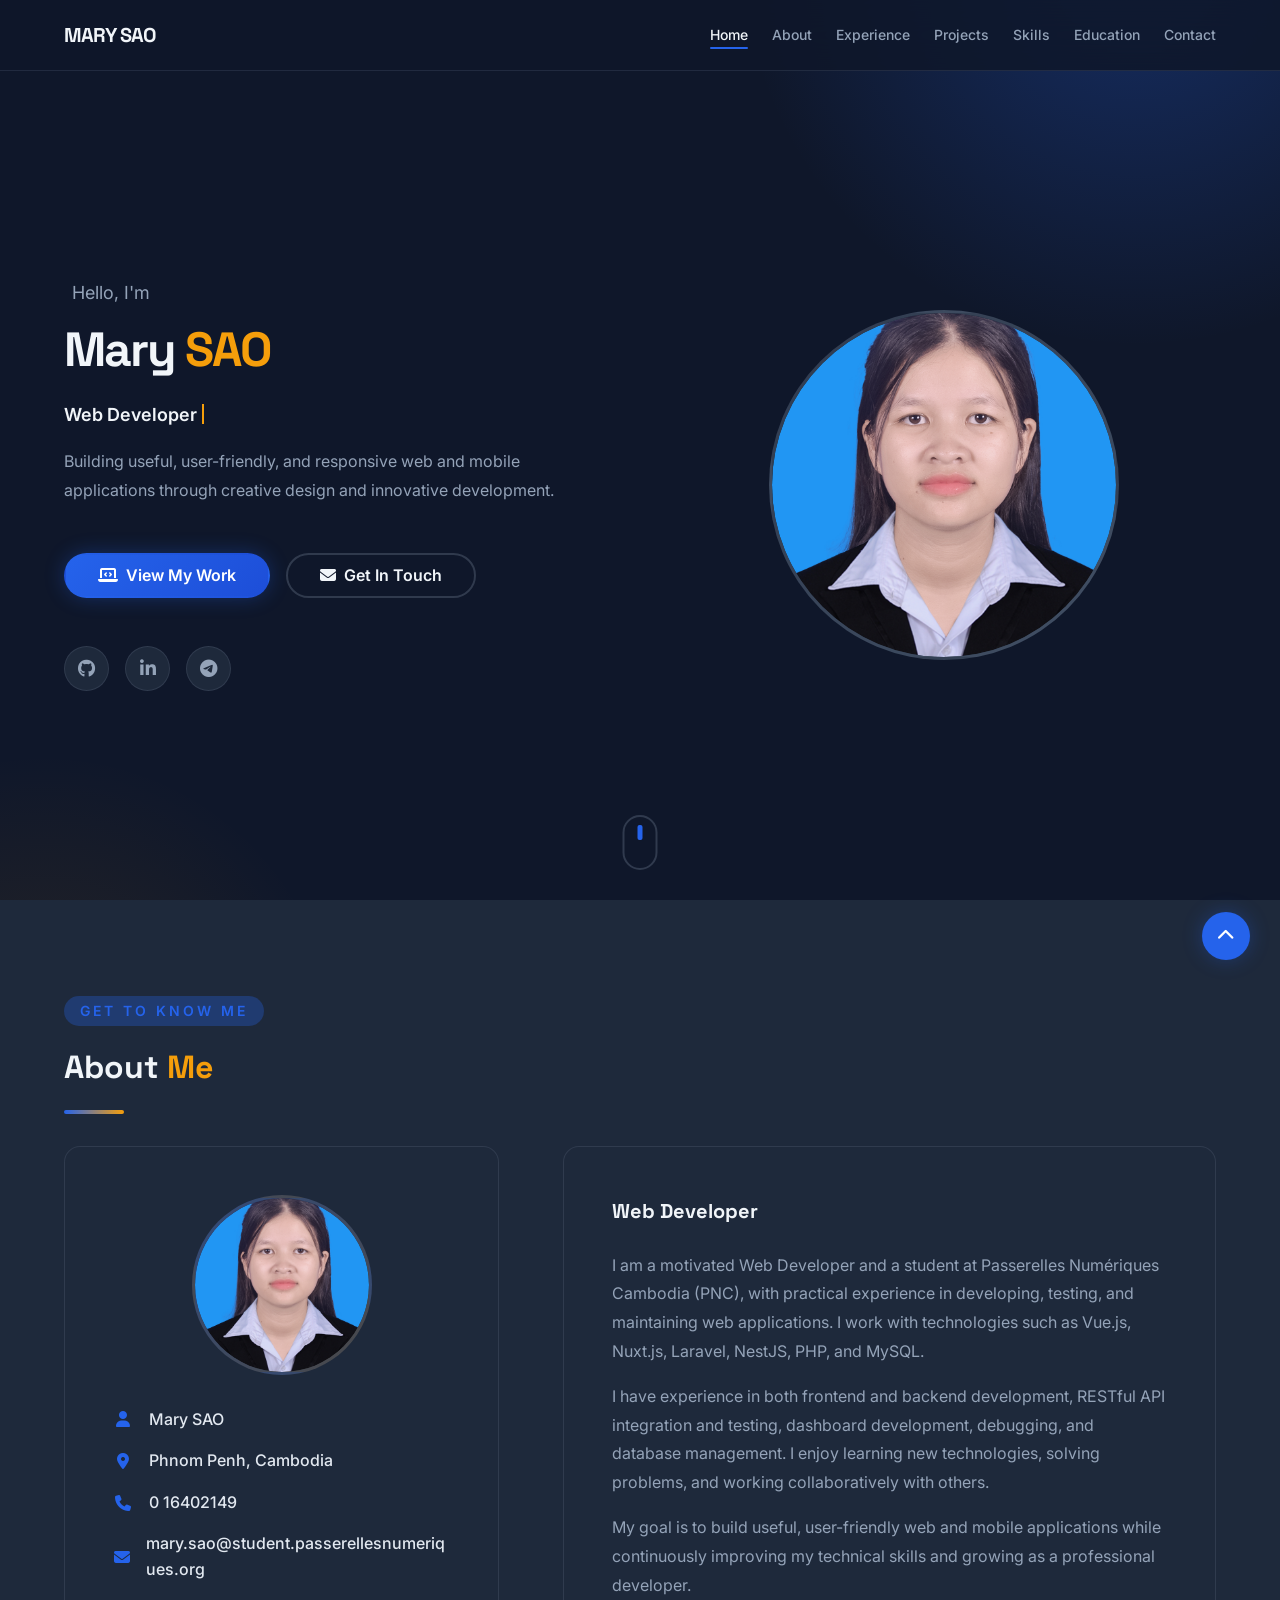
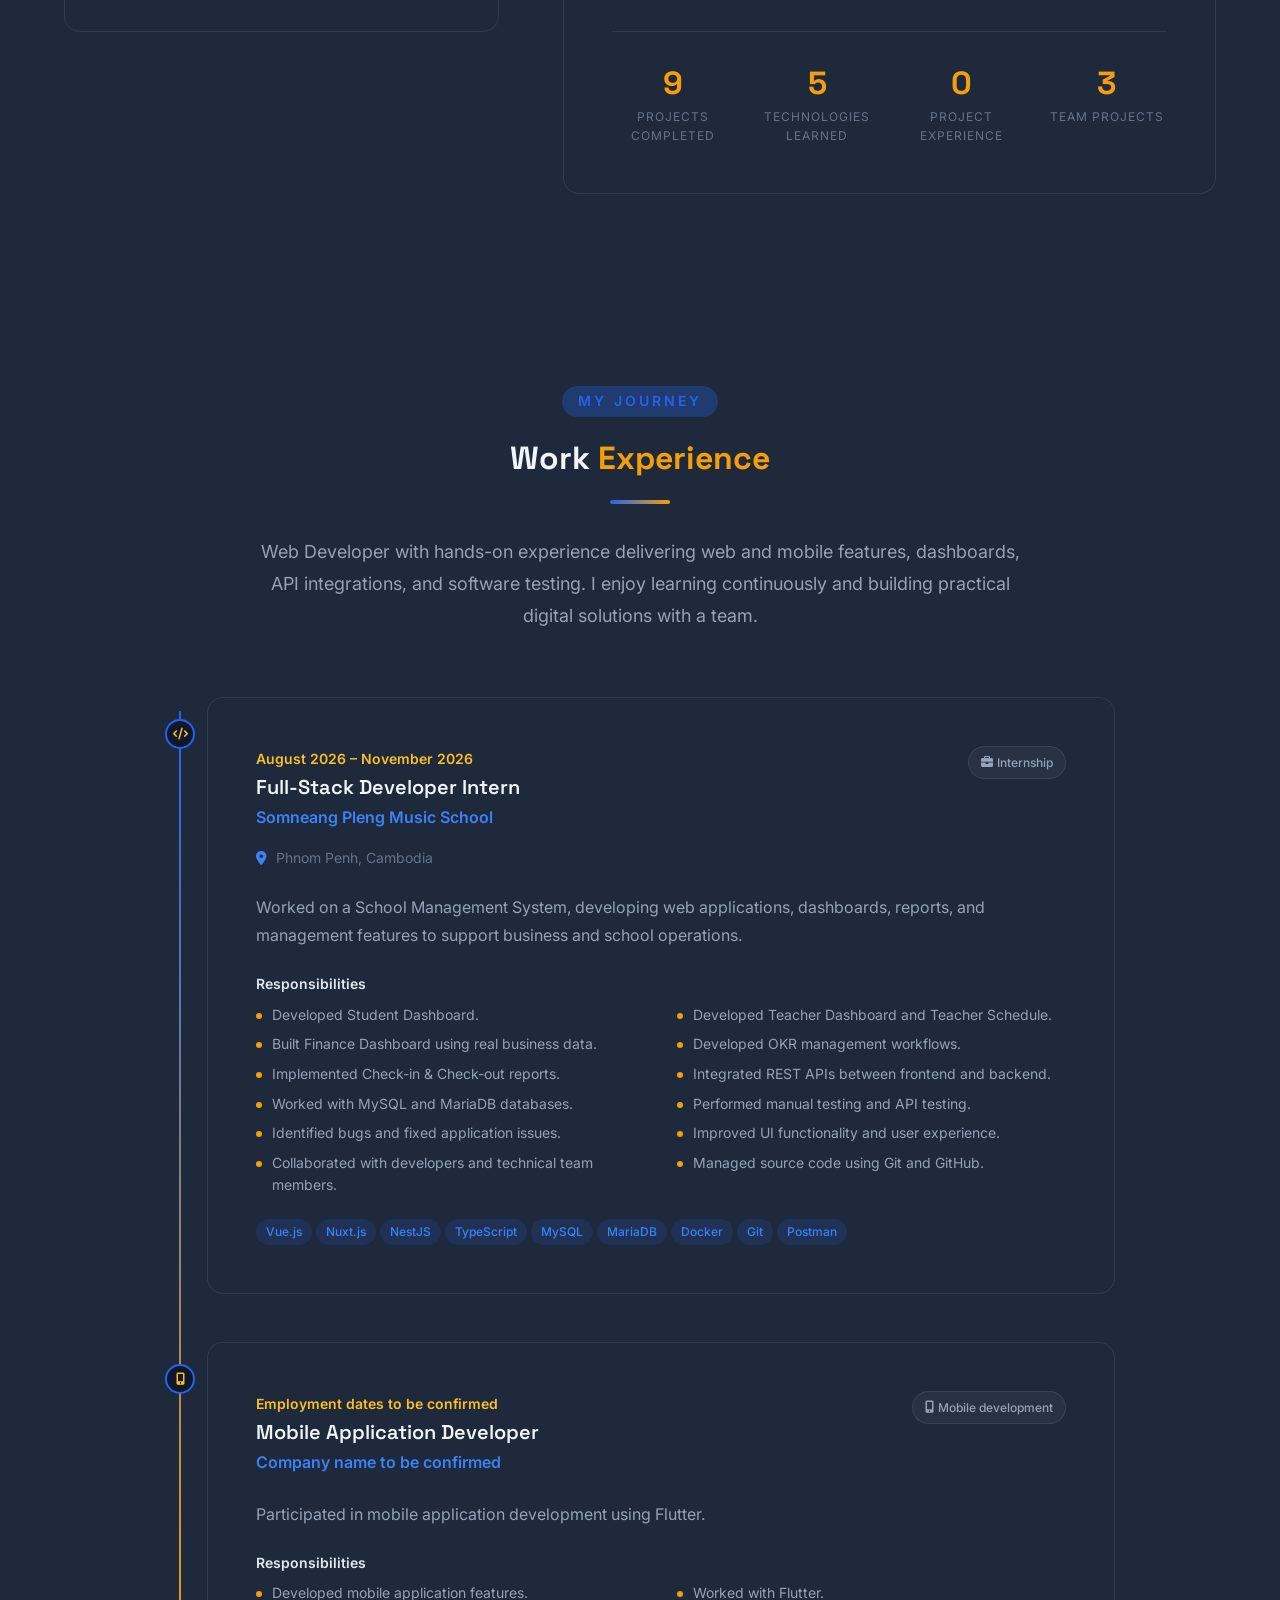
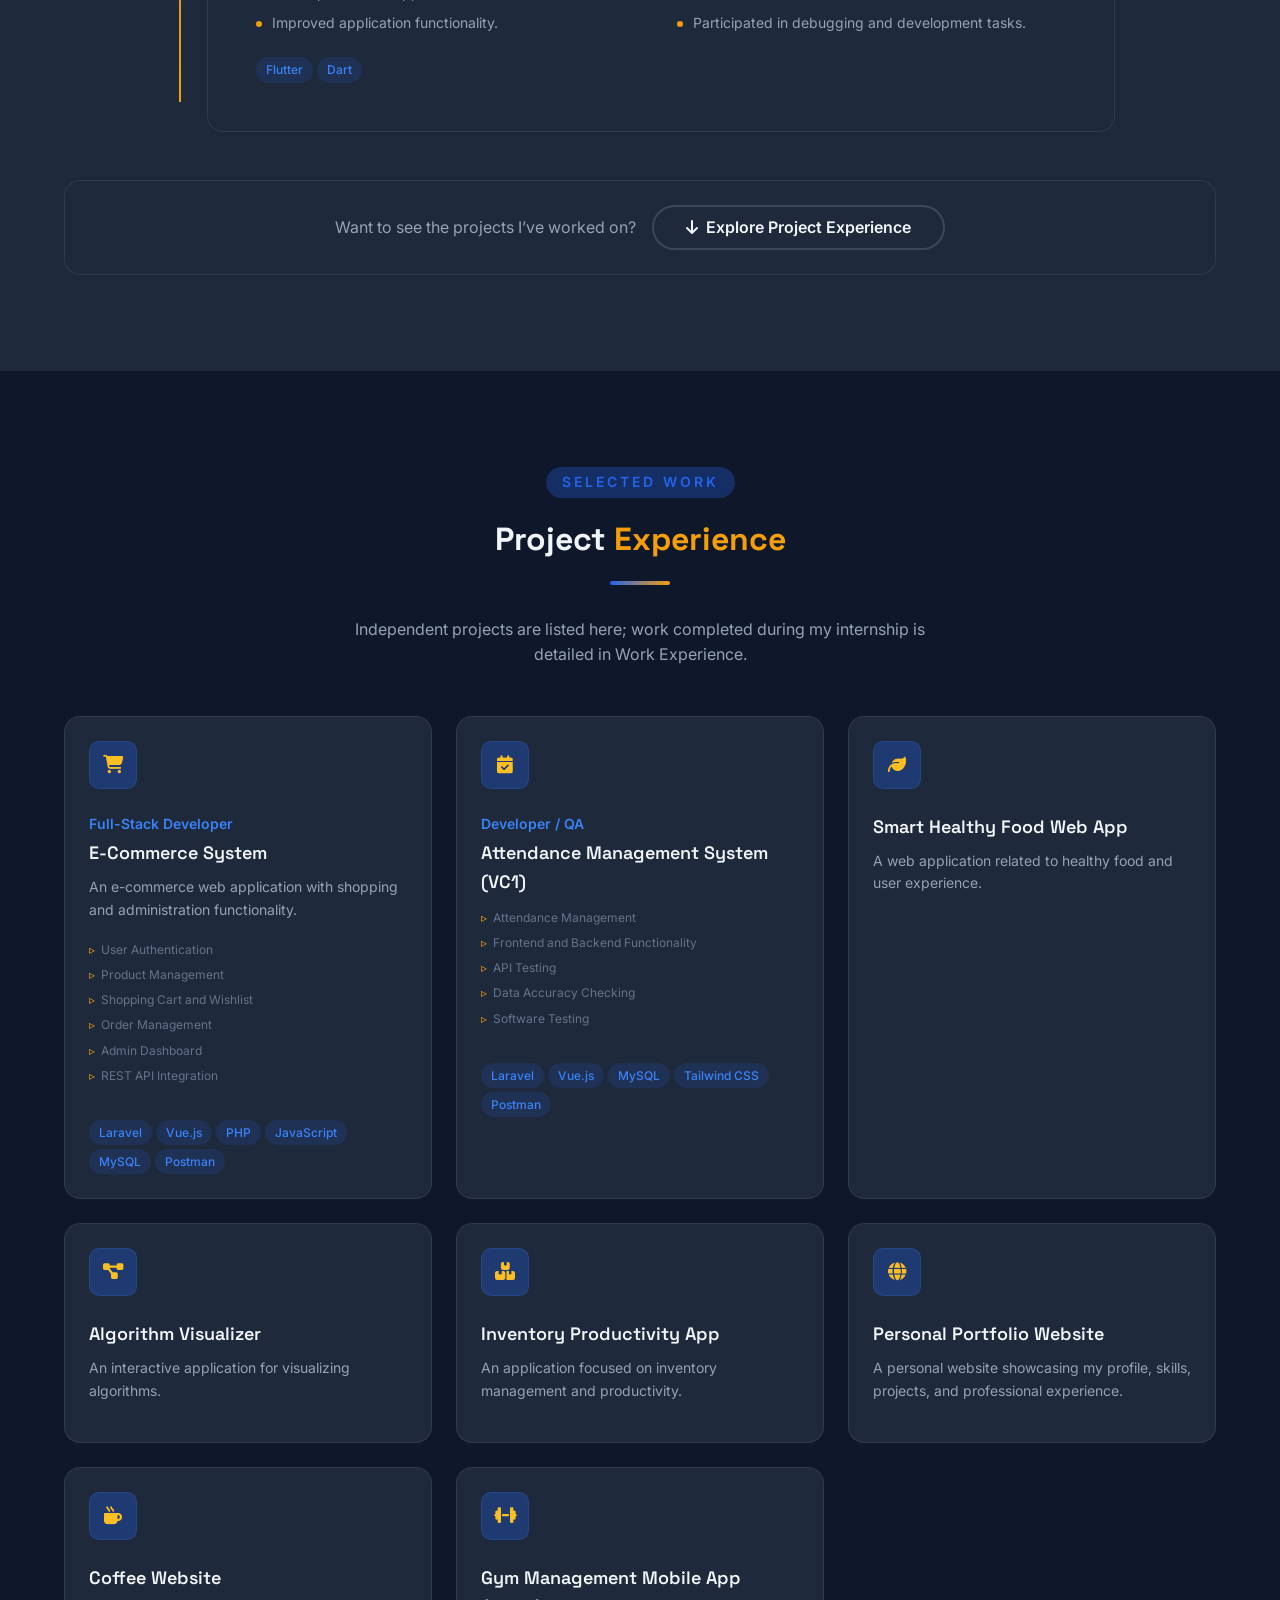
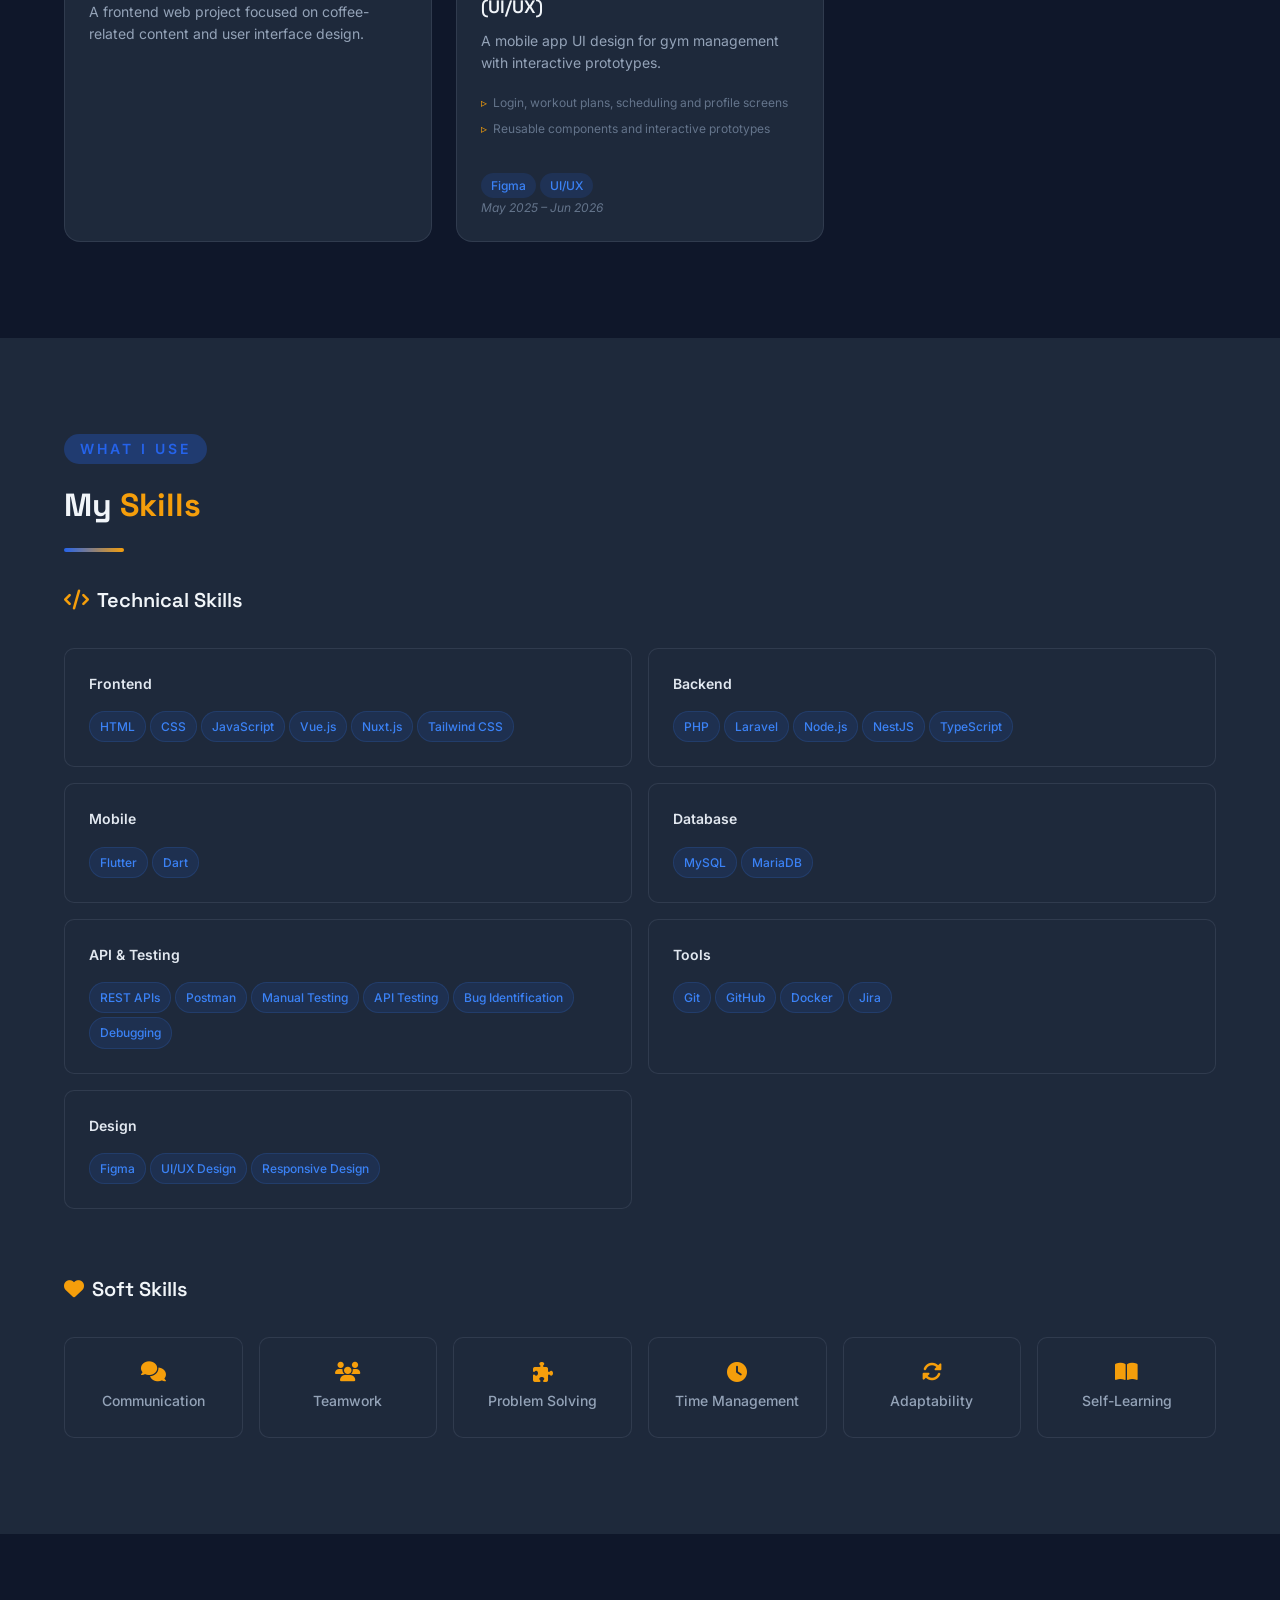
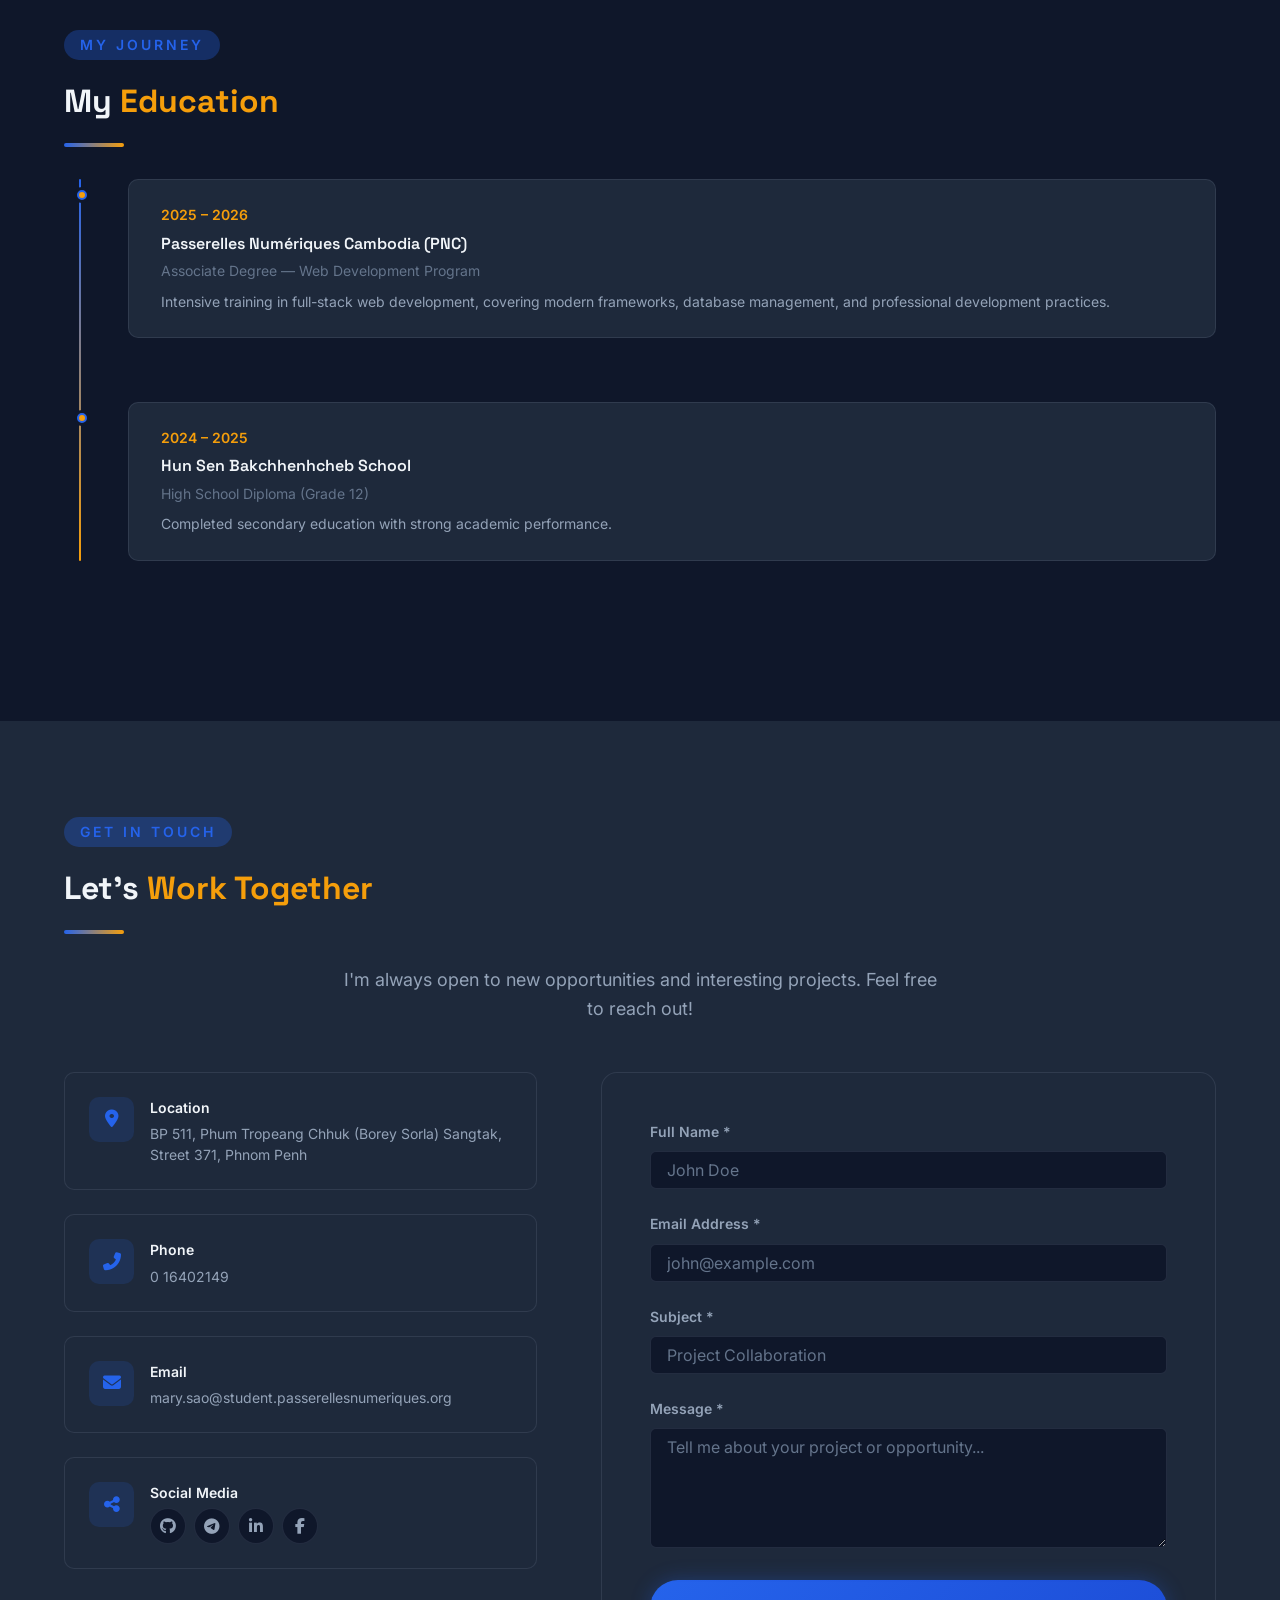
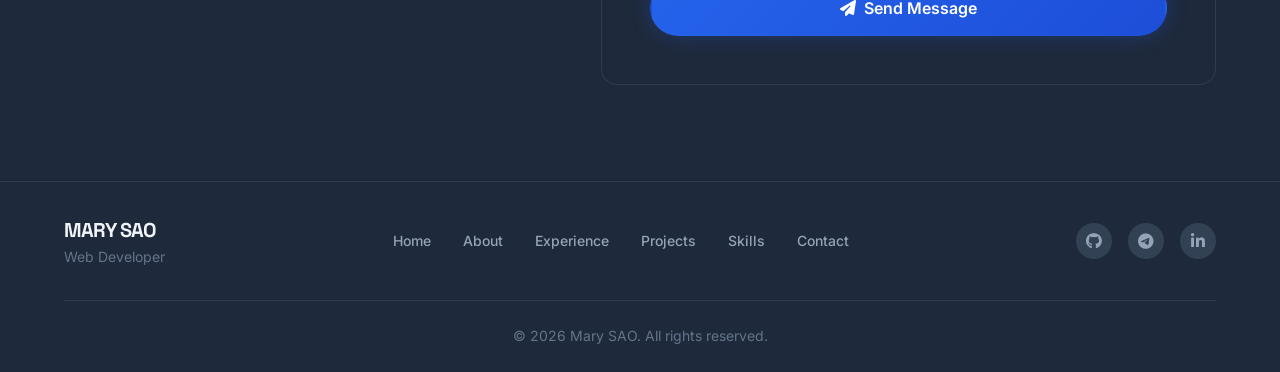
<file: index.html>
<!DOCTYPE html>
<html lang="en">
<head>
    <meta charset="UTF-8">
    <meta name="viewport" content="width=device-width, initial-scale=1.0">
    <title>Mary SAO | Web Developer</title>
    <link rel="stylesheet" href="css/style.css">
    <link rel="preconnect" href="https://fonts.googleapis.com">
    <link href="https://fonts.googleapis.com/css2?family=Inter:wght@300;400;500;600;700&family=Space+Grotesk:wght@400;500;600;700&display=swap" rel="stylesheet">
    <link rel="stylesheet" href="https://cdnjs.cloudflare.com/ajax/libs/font-awesome/6.5.1/css/all.min.css">
    <link rel="icon" href="data:image/svg+xml,<svg xmlns='http://www.w3.org/2000/svg' viewBox='0 0 100 100'><text y='.9em' font-size='90'>💻</text></svg>">
</head>
<body>
    <!-- Navigation -->
    <nav class="navbar" id="navbar">
        <div class="nav-container">
            <a href="#hero" class="nav-logo">
                <span class="logo-text">MARY SAO</span>
            </a>
            <ul class="nav-menu" id="nav-menu">
                <li class="nav-item">
                    <a href="#hero" class="nav-link">Home</a>
                </li>
                <li class="nav-item">
                    <a href="#about" class="nav-link">About</a>
                </li>
                <li class="nav-item">
                    <a href="#experience" class="nav-link">Experience</a>
                </li>
                <li class="nav-item">
                    <a href="#projects" class="nav-link">Projects</a>
                </li>
                <li class="nav-item">
                    <a href="#skills" class="nav-link">Skills</a>
                </li>
                <li class="nav-item">
                    <a href="#education" class="nav-link">Education</a>
                </li>
                <li class="nav-item">
                    <a href="#contact" class="nav-link">Contact</a>
                </li>
            </ul>
            <div class="hamburger" id="hamburger">
                <span class="bar"></span>
                <span class="bar"></span>
                <span class="bar"></span>
            </div>
        </div>
    </nav>

    <!-- Hero Section -->
    <section class="hero" id="hero">
        <div class="hero-container">
            <div class="hero-content">

                <div class="hero-greeting">
                    <span class="wave"></span>
                    <p class="hero-subtitle">Hello, I'm</p>
                </div>
                <h1 class="hero-title">Mary <span class="highlight">SAO</span></h1>
                <p class="hero-description">
                    <span id="hero-role" class="hero-role" aria-live="polite">Web Developer</span><span class="typing-cursor" aria-hidden="true"></span>
                </p>
                <p class="hero-tagline">
                    Building useful, user-friendly, and responsive web and mobile applications through creative design and innovative development.
                </p>
                <div class="hero-buttons">
                    <a href="#projects" class="btn btn-primary">
                        <i class="fas fa-laptop-code"></i> View My Work
                    </a>
                    <a href="#contact" class="btn btn-outline">
                        <i class="fas fa-envelope"></i> Get In Touch
                    </a>
                </div>
                <div class="hero-social">
                    <a href="https://github.com/saomary1922-ctrl" target="_blank" rel="noopener noreferrer" class="social-link" title="GitHub">
                        <i class="fab fa-github"></i>
                    </a>
                    <a href="https://www.linkedin.com/in/mary-sao-5038913a0/" target="_blank" rel="noopener noreferrer" class="social-link" title="LinkedIn">
                        <i class="fab fa-linkedin-in"></i>
                    </a>
                    <a href="https://telegram.me" target="_blank" rel="noopener noreferrer" class="social-link" title="Telegram">
                        <i class="fab fa-telegram-plane"></i>
                    </a>
                </div>
            </div>
            <div class="hero-image">
                <div class="hero-avatar-wrapper">
                    <div class="hero-avatar">
                        <img src="images/មារី 03-05-2026.jpg" alt="Sao Mary">
                    </div>
                </div>
            </div>
        </div>
        <div class="scroll-indicator">
            <a href="#about" class="scroll-down">
                <span class="scroll-arrow"></span>
            </a>
        </div>
    </section>

    <!-- About Section -->
    <section class="about" id="about">
        <div class="container">
            <div class="section-header">
                <span class="section-tag">Get To Know Me</span>
                <h2 class="section-title">About <span class="highlight">Me</span></h2>
                <div class="section-line"></div>
            </div>
            <div class="about-content">
                <div class="about-image-card">
                    <div class="about-avatar">
                        <img src="images/មារី 03-05-2026.jpg" alt="Sao Mary">
                    </div>
                    <div class="about-info-list">
                        <div class="info-item">
                            <i class="fas fa-user"></i>
                            <span>Mary SAO</span>
                        </div>
                        <div class="info-item">
                            <i class="fas fa-map-marker-alt"></i>
                            <span>Phnom Penh, Cambodia</span>
                        </div>
                        <div class="info-item">
                            <i class="fas fa-phone"></i>
                            <span>0 16402149</span>
                        </div>
                        <div class="info-item">
                            <i class="fas fa-envelope"></i>
                            <span>mary.sao@student.passerellesnumeriques.org</span>
                        </div>
                    </div>
                </div>
                <div class="about-text-card">
                    <h3>Web Developer</h3>
                    <p>
                        I am a motivated Web Developer and a student at Passerelles Numériques Cambodia (PNC), with practical experience in developing, testing, and maintaining web applications. I work with technologies such as Vue.js, Nuxt.js, Laravel, NestJS, PHP, and MySQL.
                    </p>
                    <p>
                        I have experience in both frontend and backend development, RESTful API integration and testing, dashboard development, debugging, and database management. I enjoy learning new technologies, solving problems, and working collaboratively with others.
                    </p>
                    <p>
                        My goal is to build useful, user-friendly web and mobile applications while continuously improving my technical skills and growing as a professional developer.
                    </p>
                    <div class="about-stats">
                        <div class="stat">
                            <span class="stat-number" data-count="10">0</span>
                            <span class="stat-label">Projects Completed</span>
                        </div>
                        <div class="stat">
                            <span class="stat-number" data-count="6">0</span>
                            <span class="stat-label">Technologies Learned</span>
                        </div>
                        <div class="stat">
                            <span class="stat-number" data-count="1.5">0</span>
                            <span class="stat-label">Project Experience</span>
                        </div>
                        <div class="stat">
                            <span class="stat-number" data-count="4">0</span>
                            <span class="stat-label">Team Projects</span>
                        </div>
                    </div>
                </div>
            </div>
        </div>
    </section>

    <!-- Work Experience Section -->
    <section class="experience" id="experience">
        <div class="container">
            <div class="section-header">
                <span class="section-tag">My Journey</span>
                <h2 class="section-title">Work <span class="highlight">Experience</span></h2>
                <div class="section-line"></div>
                <p class="experience-intro">
                    Web Developer with hands-on experience delivering web and mobile features, dashboards, API integrations, and software testing. I enjoy learning continuously and building practical digital solutions with a team.
                </p>
            </div>

            <div class="experience-timeline" aria-label="Work experience">
                <article class="experience-entry fade-in">
                    <div class="experience-marker" aria-hidden="true"><i class="fas fa-code"></i></div>
                    <div class="experience-card">
                        <div class="experience-card-heading">
                            <div>
                                <span class="experience-period">August 2026 – November 2026</span>
                                <h3>Full-Stack Developer Intern</h3>
                                <p class="experience-company">Somneang Pleng Music School</p>
                            </div>
                            <span class="experience-type"><i class="fas fa-briefcase" aria-hidden="true"></i> Internship</span>
                        </div>
                        <div class="experience-meta">
                            <span><i class="fas fa-map-marker-alt" aria-hidden="true"></i> Phnom Penh, Cambodia</span>
                        </div>
                        <p class="experience-description">
                            Worked on a School Management System, developing web applications, dashboards, reports, and management features to support business and school operations.
                        </p>
                        <h4>Responsibilities</h4>
                        <ul class="experience-responsibilities">
                            <li>Developed Student Dashboard.</li>
                            <li>Developed Teacher Dashboard and Teacher Schedule.</li>
                            <li>Built Finance Dashboard using real business data.</li>
                            <li>Developed OKR management workflows.</li>
                            <li>Implemented Check-in &amp; Check-out reports.</li>
                            <li>Integrated REST APIs between frontend and backend.</li>
                            <li>Worked with MySQL and MariaDB databases.</li>
                            <li>Performed manual testing and API testing.</li>
                            <li>Identified bugs and fixed application issues.</li>
                            <li>Improved UI functionality and user experience.</li>
                            <li>Collaborated with developers and technical team members.</li>
                            <li>Managed source code using Git and GitHub.</li>
                        </ul>
                        <div class="experience-tags" aria-label="Technologies used">
                            <span class="tag">Vue.js</span>
                            <span class="tag">Nuxt.js</span>
                            <span class="tag">NestJS</span>
                            <span class="tag">TypeScript</span>
                            <span class="tag">MySQL</span>
                            <span class="tag">MariaDB</span>
                            <span class="tag">Docker</span>
                            <span class="tag">Git</span>
                            <span class="tag">Postman</span>
                        </div>
                    </div>
                </article>

                <article class="experience-entry fade-in">
                    <div class="experience-marker" aria-hidden="true"><i class="fas fa-mobile-alt"></i></div>
                    <div class="experience-card">
                        <div class="experience-card-heading">
                            <div>
                                <span class="experience-period">Employment dates to be confirmed</span>
                                <h3>Mobile Application Developer</h3>
                                <p class="experience-company">Company name to be confirmed</p>
                            </div>
                            <span class="experience-type"><i class="fas fa-mobile-alt" aria-hidden="true"></i> Mobile development</span>
                        </div>
                        <p class="experience-description">
                            Participated in mobile application development using Flutter.
                        </p>
                        <h4>Responsibilities</h4>
                        <ul class="experience-responsibilities">
                            <li>Developed mobile application features.</li>
                            <li>Worked with Flutter.</li>
                            <li>Improved application functionality.</li>
                            <li>Participated in debugging and development tasks.</li>
                        </ul>
                        <div class="experience-tags" aria-label="Technologies used">
                            <span class="tag">Flutter</span>
                            <span class="tag">Dart</span>
                        </div>
                    </div>
                </article>
            </div>

            <div class="experience-project-link">
                <p>Want to see the projects I’ve worked on?</p>
                <a class="btn btn-outline" href="#projects">
                    <i class="fas fa-arrow-down" aria-hidden="true"></i> Explore Project Experience
                </a>
            </div>
        </div>
    </section>

    <!-- Project Experience Section -->
    <section class="projects" id="projects">
        <div class="container">
            <div class="section-header">
                <span class="section-tag">Selected Work</span>
                <h2 class="section-title">Project <span class="highlight">Experience</span></h2>
                <div class="section-line"></div>
                <p class="projects-intro">Independent projects are listed here; work completed during my internship is detailed in Work Experience.</p>
            </div>
            <div class="projects-grid">
                <article class="project-card fade-in">
                    <div class="project-image" aria-hidden="true"><div class="project-placeholder"><i class="fas fa-cart-shopping"></i></div></div>
                    <div class="project-content">
                        <span class="project-role">Full-Stack Developer</span>
                        <h3>E-Commerce System</h3>
                        <p>An e-commerce web application with shopping and administration functionality.</p>
                        <ul class="project-features">
                            <li>User Authentication</li><li>Product Management</li><li>Shopping Cart and Wishlist</li>
                            <li>Order Management</li><li>Admin Dashboard</li><li>REST API Integration</li>
                        </ul>
                        <div class="project-tags">
                            <span class="tag">Laravel</span><span class="tag">Vue.js</span><span class="tag">PHP</span>
                            <span class="tag">JavaScript</span><span class="tag">MySQL</span><span class="tag">Postman</span>
                        </div>
                    </div>
                </article>
                <article class="project-card fade-in">
                    <div class="project-image" aria-hidden="true"><div class="project-placeholder"><i class="fas fa-calendar-check"></i></div></div>
                    <div class="project-content">
                        <span class="project-role">Developer / QA</span>
                        <h3>Attendance Management System (VC1)</h3>
                        <ul class="project-features">
                            <li>Attendance Management</li><li>Frontend and Backend Functionality</li>
                            <li>API Testing</li><li>Data Accuracy Checking</li><li>Software Testing</li>
                        </ul>
                        <div class="project-tags">
                            <span class="tag">Laravel</span><span class="tag">Vue.js</span><span class="tag">MySQL</span>
                            <span class="tag">Tailwind CSS</span><span class="tag">Postman</span>
                        </div>
                    </div>
                </article>
                <article class="project-card fade-in">
                    <div class="project-image" aria-hidden="true"><div class="project-placeholder"><i class="fas fa-leaf"></i></div></div>
                    <div class="project-content">
                        <h3>Smart Healthy Food Web App</h3>
                        <p>A web application related to healthy food and user experience.</p>
                    </div>
                </article>
                <article class="project-card fade-in">
                    <div class="project-image" aria-hidden="true"><div class="project-placeholder"><i class="fas fa-diagram-project"></i></div></div>
                    <div class="project-content">
                        <h3>Algorithm Visualizer</h3>
                        <p>An interactive application for visualizing algorithms.</p>
                    </div>
                </article>
                <article class="project-card fade-in">
                    <div class="project-image" aria-hidden="true"><div class="project-placeholder"><i class="fas fa-boxes-stacked"></i></div></div>
                    <div class="project-content">
                        <h3>Inventory Productivity App</h3>
                        <p>An application focused on inventory management and productivity.</p>
                    </div>
                </article>
                <article class="project-card fade-in">
                    <div class="project-image" aria-hidden="true"><div class="project-placeholder"><i class="fas fa-globe"></i></div></div>
                    <div class="project-content">
                        <h3>Personal Portfolio Website</h3>
                        <p>A personal website showcasing my profile, skills, projects, and professional experience.</p>
                    </div>
                </article>
                <article class="project-card fade-in">
                    <div class="project-image" aria-hidden="true"><div class="project-placeholder"><i class="fas fa-mug-hot"></i></div></div>
                    <div class="project-content">
                        <h3>Coffee Website</h3>
                        <p>A frontend web project focused on coffee-related content and user interface design.</p>
                    </div>
                </article>
                <article class="project-card fade-in">
                    <div class="project-image" aria-hidden="true"><div class="project-placeholder"><i class="fas fa-dumbbell"></i></div></div>
                    <div class="project-content">
                        <h3>Gym Management Mobile App (UI/UX)</h3>
                        <p>A mobile app UI design for gym management with interactive prototypes.</p>
                        <ul class="project-features">
                            <li>Login, workout plans, scheduling and profile screens</li>
                            <li>Reusable components and interactive prototypes</li>
                        </ul>
                        <div class="project-tags"><span class="tag">Figma</span><span class="tag">UI/UX</span></div>
                        <div class="project-date">May 2025 – Jun 2026</div>
                    </div>
                </article>
            </div>
        </div>
    </section>

    <!-- Skills Section -->
    <section class="skills" id="skills">
        <div class="container">
            <div class="section-header">
                <span class="section-tag">What I Use</span>
                <h2 class="section-title">My <span class="highlight">Skills</span></h2>
                <div class="section-line"></div>
            </div>
            <div class="skills-container">
                <div class="skills-category">
                    <h3><i class="fas fa-code"></i> Technical Skills</h3>
                    <div class="technical-skill-groups">
                        <div class="technical-skill-group">
                            <h4>Frontend</h4>
                            <div class="skill-tags"><span>HTML</span><span>CSS</span><span>JavaScript</span><span>Vue.js</span><span>Nuxt.js</span><span>Tailwind CSS</span></div>
                        </div>
                        <div class="technical-skill-group">
                            <h4>Backend</h4>
                            <div class="skill-tags"><span>PHP</span><span>Laravel</span><span>Node.js</span><span>NestJS</span><span>TypeScript</span></div>
                        </div>
                        <div class="technical-skill-group">
                            <h4>Mobile</h4>
                            <div class="skill-tags"><span>Flutter</span><span>Dart</span></div>
                        </div>
                        <div class="technical-skill-group">
                            <h4>Database</h4>
                            <div class="skill-tags"><span>MySQL</span><span>MariaDB</span></div>
                        </div>
                        <div class="technical-skill-group">
                            <h4>API &amp; Testing</h4>
                            <div class="skill-tags"><span>REST APIs</span><span>Postman</span><span>Manual Testing</span><span>API Testing</span><span>Bug Identification</span><span>Debugging</span></div>
                        </div>
                        <div class="technical-skill-group">
                            <h4>Tools</h4>
                            <div class="skill-tags"><span>Git</span><span>GitHub</span><span>Docker</span><span>Jira</span></div>
                        </div>
                        <div class="technical-skill-group">
                            <h4>Design</h4>
                            <div class="skill-tags"><span>Figma</span><span>UI/UX Design</span><span>Responsive Design</span></div>
                        </div>
                    </div>
                </div>
                <div class="skills-category">
                    <h3><i class="fas fa-heart"></i> Soft Skills</h3>
                    <div class="soft-skills-grid">
                        <div class="soft-skill-card">
                            <i class="fas fa-comments"></i>
                            <span>Communication</span>
                        </div>
                        <div class="soft-skill-card">
                            <i class="fas fa-users"></i>
                            <span>Teamwork</span>
                        </div>
                        <div class="soft-skill-card">
                            <i class="fas fa-puzzle-piece"></i>
                            <span>Problem Solving</span>
                        </div>
                        <div class="soft-skill-card">
                            <i class="fas fa-clock"></i>
                            <span>Time Management</span>
                        </div>
                        <div class="soft-skill-card">
                            <i class="fas fa-sync-alt"></i>
                            <span>Adaptability</span>
                        </div>
                        <div class="soft-skill-card">
                            <i class="fas fa-book-open"></i>
                            <span>Self-Learning</span>
                        </div>
                    </div>
                </div>
            </div>
        </div>
    </section>

    <!-- Education Section -->
    <section class="education" id="education">
        <div class="container">
            <div class="section-header">
                <span class="section-tag">My Journey</span>
                <h2 class="section-title">My <span class="highlight">Education</span></h2>
                <div class="section-line"></div>
            </div>
            <div class="timeline">
                <div class="timeline-item">
                    <div class="timeline-dot"></div>
                    <div class="timeline-content">
                        <div class="timeline-date">2025 – 2026</div>
                        <h3>Passerelles Numériques Cambodia (PNC)</h3>
                        <h4>Associate Degree — Web Development Program</h4>
                        <p>Intensive training in full-stack web development, covering modern frameworks, database management, and professional development practices.</p>
                    </div>
                </div>
                <div class="timeline-item">
                    <div class="timeline-dot"></div>
                    <div class="timeline-content">
                        <div class="timeline-date">2024 – 2025</div>
                        <h3>Hun Sen Bakchhenhcheb School</h3>
                        <h4>High School Diploma (Grade 12)</h4>
                        <p>Completed secondary education with strong academic performance.</p>
                    </div>
                </div>
            </div>
        </div>
    </section>

    <!-- Contact Section -->
    <section class="contact" id="contact">
        <div class="container">
            <div class="section-header">
                <span class="section-tag">Get In Touch</span>
                <h2 class="section-title">Let's <span class="highlight">Work Together</span></h2>
                <div class="section-line"></div>
                <p class="contact-intro">I'm always open to new opportunities and interesting projects. Feel free to reach out!</p>
            </div>
            <div class="contact-wrapper">
                <div class="contact-info">
                    <div class="contact-card">
                        <div class="contact-icon"><i class="fas fa-map-marker-alt"></i></div>
                        <div>
                            <h4>Location</h4>
                            <p>BP 511, Phum Tropeang Chhuk (Borey Sorla) Sangtak, Street 371, Phnom Penh</p>
                        </div>
                    </div>
                    <div class="contact-card">
                        <div class="contact-icon"><i class="fas fa-phone-alt"></i></div>
                        <div>
                            <h4>Phone</h4>
                            <p>0 16402149</p>
                        </div>
                    </div>
                    <div class="contact-card">
                        <div class="contact-icon"><i class="fas fa-envelope"></i></div>
                        <div>
                            <h4>Email</h4>
                            <p>mary.sao@student.passerellesnumeriques.org</p>
                        </div>
                    </div>
                    <div class="contact-card">
                        <div class="contact-icon"><i class="fas fa-share-alt"></i></div>
                        <div>
                            <h4>Social Media</h4>
                            <div class="contact-social">
                                <a href="https://github.com/saomary1922-ctrl" target="_blank" rel="noopener noreferrer" title="GitHub"><i class="fab fa-github"></i></a>
                                <a href="@S_Mary_WEBC_2026" target="_blank" rel="noopener noreferrer" title="Telegram"><i class="fab fa-telegram-plane"></i></a>
                                <a href="https://www.linkedin.com/in/mary-sao-5038913a0/" target="_blank" rel="noopener noreferrer" title="LinkedIn"><i class="fab fa-linkedin-in"></i></a>
                                <a href="https://web.facebook.com/sao.mary.75" target="_blank" rel="noopener noreferrer" title="Facebook"><i class="fab fa-facebook-f"></i></a>
                            </div>
                        </div>
                    </div>
                </div>
                <form class="contact-form" id="contact-form" action="pages/thank-you.html" method="GET">
                    <div class="form-group">
                        <label for="name">Full Name *</label>
                        <input type="text" id="name" name="name" placeholder="John Doe" required>
                    </div>
                    <div class="form-group">
                        <label for="email">Email Address *</label>
                        <input type="email" id="email" name="email" placeholder="john@example.com" required>
                    </div>
                    <div class="form-group">
                        <label for="subject">Subject *</label>
                        <input type="text" id="subject" name="subject" placeholder="Project Collaboration" required>
                    </div>
                    <div class="form-group">
                        <label for="message">Message *</label>
                        <textarea id="message" name="message" rows="5" placeholder="Tell me about your project or opportunity..." required></textarea>
                    </div>
                    <button type="submit" class="btn btn-primary btn-full">
                        <i class="fas fa-paper-plane"></i> Send Message
                    </button>
                </form>
            </div>
        </div>
    </section>

    <!-- Footer -->
    <footer class="footer">
        <div class="container">
            <div class="footer-content">
                <div class="footer-brand">
                    <span class="logo-text">MARY SAO</span>
                    <p>Web Developer</p>
                </div>
                <div class="footer-links">
                    <a href="#hero">Home</a>
                    <a href="#about">About</a>
                    <a href="#experience">Experience</a>
                    <a href="#projects">Projects</a>
                    <a href="#skills">Skills</a>
                    <a href="#contact">Contact</a>
                </div>
                <div class="footer-social">
                    <a href="https://github.com/saomary1922-ctrl" target="_blank" rel="noopener noreferrer"><i class="fab fa-github"></i></a>
                    <a href="@S_Mary_WEBC_2026" target="_blank" rel="noopener noreferrer"><i class="fab fa-telegram-plane"></i></a>
                    <a href="https://www.linkedin.com/in/mary-sao-5038913a0/" target="_blank" rel="noopener noreferrer"><i class="fab fa-linkedin-in"></i></a>
                </div>
            </div>
            <div class="footer-bottom">
                <p>&copy; 2026 Mary SAO. All rights reserved.</p>
            </div>
        </div>
    </footer>

    <script src="js/main.js?v=202611191412"></script>
</body>
</html>
</file>
<file: css/style.css>
/* ============================================
   Mary SAO - Portfolio Website Stylesheet
   ============================================ */

/* ===== CSS Variables / Design Tokens ===== */
:root {
  /* Primary Colors */
  --primary: #2563eb;
  --primary-dark: #1d4ed8;
  --primary-light: #3b82f6;
  --primary-glow: rgba(37, 99, 235, 0.3);

  /* Dark Theme Colors */
  --bg-primary: #0f172a;
  --bg-secondary: #1e293b;
  --bg-tertiary: #334155;
  --bg-card: #1e293b;
  --bg-card-hover: #273548;

  /* Text Colors */
  --text-primary: #f1f5f9;
  --text-secondary: #94a3b8;
  --text-accent: #e2e8f0;
  --text-muted: #64748b;

  /* Accent Colors */
  --highlight: #f59e0b;
  --highlight-text: #fbbf24;
  --success: #10b981;
  --error: #ef4444;
  --warning: #f59e0b;

  /* Borders & Dividers */
  --border-color: rgba(148, 163, 184, 0.15);
  --border-light: rgba(148, 163, 184, 0.25);

  /* Shadows */
  --shadow-sm: 0 1px 3px rgba(0, 0, 0, 0.3);
  --shadow-md: 0 4px 12px rgba(0, 0, 0, 0.4);
  --shadow-lg: 0 8px 30px rgba(0, 0, 0, 0.5);
  --shadow-glow: 0 0 20px var(--primary-glow);

  /* Typography */
  --font-primary: 'Inter', -apple-system, BlinkMacSystemFont, sans-serif;
  --font-heading: 'Space Grotesk', 'Inter', sans-serif;
  --font-size-xs: 0.75rem;
  --font-size-sm: 0.875rem;
  --font-size-base: 1rem;
  --font-size-lg: 1.125rem;
  --font-size-xl: 1.25rem;
  --font-size-2xl: 1.5rem;
  --font-size-3xl: 2rem;
  --font-size-4xl: 2.5rem;
  --font-size-5xl: 3rem;

  /* Spacing */
  --spacing-xs: 0.25rem;
  --spacing-sm: 0.5rem;
  --spacing-md: 1rem;
  --spacing-lg: 1.5rem;
  --spacing-xl: 2rem;
  --spacing-2xl: 3rem;
  --spacing-3xl: 4rem;
  --spacing-4xl: 6rem;

  /* Border Radius */
  --radius-sm: 6px;
  --radius-md: 10px;
  --radius-lg: 16px;
  --radius-xl: 24px;
  --radius-full: 9999px;

  /* Transitions */
  --transition-fast: 0.15s ease;
  --transition-normal: 0.25s ease;
  --transition-slow: 0.4s ease;

  /* Container */
  --max-width: 1200px;
}

/* ===== CSS Reset & Base ===== */
*,
*::before,
*::after {
  margin: 0;
  padding: 0;
  box-sizing: border-box;
}

html {
  min-height: 100%;
  scroll-behavior: smooth;
  scroll-padding-top: 80px;
}

body {
  min-height: 100vh;
  font-family: var(--font-primary);
  background-color: var(--bg-primary);
  color: var(--text-primary);
  line-height: 1.6;
  overflow-x: hidden;
  -webkit-font-smoothing: antialiased;
  -moz-osx-font-smoothing: grayscale;
  
}

a {
  text-decoration: none;
  color: inherit;
  transition: color var(--transition-fast);
}

ul {
  list-style: none;
}

img {
  max-width: 100%;
  display: block;
}

.container {
  max-width: var(--max-width);
  margin: 0 auto;
  padding: 0 var(--spacing-lg);
}

/* ===== Utility Classes ===== */
.highlight {
  color: var(--highlight);
  position: relative;
}

.section-tag {
  display: inline-block;
  font-size: var(--font-size-sm);
  font-weight: 600;
  text-transform: uppercase;
  letter-spacing: 3px;
  color: var(--primary);
  background: var(--primary-glow);
  padding: var(--spacing-xs) var(--spacing-md);
  border-radius: var(--radius-full);
  margin-bottom: var(--spacing-md);
}

.section-title {
  font-family: var(--font-heading);
  font-size: var(--font-size-3xl);
  font-weight: 700;
  color: var(--text-primary);
  margin-bottom: var(--spacing-md);
}

.section-line {
  width: 60px;
  height: 4px;
  background: linear-gradient(90deg, var(--primary), var(--highlight));
  border-radius: 2px;
  margin-bottom: var(--spacing-xl);
}

/* ===== Buttons ===== */
.btn {
  display: inline-flex;
  align-items: center;
  gap: var(--spacing-sm);
  padding: var(--spacing-sm) var(--spacing-xl);
  border-radius: var(--radius-full);
  font-size: var(--font-size-base);
  font-weight: 600;
  font-family: var(--font-primary);
  cursor: pointer;
  transition: all var(--transition-normal);
  border: 2px solid transparent;
  text-decoration: none;
  white-space: nowrap;
}

.btn-primary {
  background: linear-gradient(135deg, var(--primary), var(--primary-dark));
  color: white;
  box-shadow: var(--shadow-glow);
}

.btn-primary:hover {
  transform: translateY(-2px);
  box-shadow: 0 0 30px var(--primary-glow);
}

.btn-outline {
  background: transparent;
  color: var(--text-primary);
  border-color: var(--border-light);
}

.btn-outline:hover {
  border-color: var(--primary);
  color: var(--primary);
  transform: translateY(-2px);
}

.btn-full {
  width: 100%;
  justify-content: center;
  padding: var(--spacing-md) var(--spacing-xl);
}

/* ===== Navigation ===== */
.navbar {
  position: fixed;
  top: 0;
  left: 0;
  right: 0;
  z-index: 1000;
  background: rgba(15, 23, 42, 0.85);
  backdrop-filter: blur(20px);
  -webkit-backdrop-filter: blur(20px);
  border-bottom: 1px solid var(--border-color);
  transition: all var(--transition-normal);
}

.navbar.scrolled {
  background: rgba(15, 23, 42, 0.95);
  box-shadow: var(--shadow-md);
}

.nav-container {
  max-width: var(--max-width);
  margin: 0 auto;
  padding: 0 var(--spacing-lg);
  display: flex;
  justify-content: space-between;
  align-items: center;
  height: 70px;
}

.nav-logo {
  display: flex;
  align-items: center;
  gap: var(--spacing-sm);
}

.logo-text {
  font-family: var(--font-heading);
  font-size: var(--font-size-xl);
  font-weight: 700;
  color: var(--text-primary);
  letter-spacing: -1px;
}

.logo-text span {
  color: var(--highlight);
}

.nav-menu {
  display: flex;
  align-items: center;
  gap: var(--spacing-lg);
}

.nav-link {
  font-size: var(--font-size-sm);
  font-weight: 500;
  color: var(--text-secondary);
  position: relative;
  padding: var(--spacing-xs) 0;
  transition: color var(--transition-fast);
}

.nav-link::after {
  content: '';
  position: absolute;
  bottom: -2px;
  left: 0;
  width: 0;
  height: 2px;
  background: var(--primary);
  transition: width var(--transition-normal);
  border-radius: 2px;
}

.nav-link:hover,
.nav-link.active {
  color: var(--text-primary);
}

.nav-link:hover::after,
.nav-link.active::after {
  width: 100%;
}

.hamburger {
  display: none;
  flex-direction: column;
  gap: 5px;
  cursor: pointer;
  padding: 5px;
}

.bar {
  width: 25px;
  height: 2px;
  background: var(--text-primary);
  border-radius: 2px;
  transition: all var(--transition-normal);
}

.hamburger.active .bar:nth-child(1) {
  transform: rotate(45deg) translate(5px, 5px);
}

.hamburger.active .bar:nth-child(2) {
  opacity: 0;
}

.hamburger.active .bar:nth-child(3) {
  transform: rotate(-45deg) translate(5px, -5px);
}

/* ===== Hero Section ===== */
.hero {
  min-height: 100vh;
  min-height: 100svh;
  min-height: 100dvh;
  width: 100%;
  display: flex;
  align-items: center;
  position: relative;
  overflow: hidden;
  padding-top: 70px;
  justify-content: center;
}

.hero::before {
  content: '';
  position: absolute;
  top: -50%;
  right: -20%;
  width: 800px;
  height: 800px;
  background: radial-gradient(circle, var(--primary-glow) 0%, transparent 70%);
  pointer-events: none;
}

.hero::after {
  content: '';
  position: absolute;
  bottom: -50%;
  left: -20%;
  width: 600px;
  height: 600px;
  background: radial-gradient(circle, rgba(245, 158, 11, 0.1) 0%, transparent 70%);
  pointer-events: none;
}

.hero-container {
  width: min(100%, var(--max-width));
  margin: 0 auto;
  padding: 0 var(--spacing-lg);
  display: grid;
  grid-template-columns: 1fr 1fr;
  gap: var(--spacing-3xl);
  align-items: center;
  position: relative;
  z-index: 1;
}

.hero-content {
  animation: fadeInUp 1s ease;
}

.hero-greeting {
  display: flex;
  align-items: center;
  gap: var(--spacing-sm);
  margin-bottom: var(--spacing-md);
}

.wave {
  font-size: var(--font-size-3xl);
  animation: wave 2s ease-in-out infinite;
  display: inline-block;
}

@keyframes wave {
  0%, 100% { transform: rotate(0deg); }
  25% { transform: rotate(20deg); }
  75% { transform: rotate(-20deg); }
}

.hero-subtitle {
  font-size: var(--font-size-lg);
  color: var(--text-secondary);
  font-weight: 400;
}

.hero-title {
  font-family: var(--font-heading);
  font-size: var(--font-size-5xl);
  font-weight: 800;
  line-height: 1.1;
  margin-bottom: var(--spacing-lg);
  letter-spacing: -2px;
}

.hero-description {
  font-size: var(--font-size-lg);
  color: var(--text-secondary);
  margin-bottom: var(--spacing-md);
  max-width: 500px;
  line-height: 1.7;
}

.hero-tagline {
  max-width: 500px;
  margin: 0 0 var(--spacing-2xl);
  color: var(--text-secondary);
  font-size: var(--font-size-base);
  line-height: 1.8;
}

.hero-role {
  color: var(--text-primary);
  font-weight: 600;
}

.typing-cursor {
  display: inline-block;
  width: 2px;
  height: 1.1em;
  margin-left: 5px;
  background: var(--highlight);
  vertical-align: -0.12em;
  animation: cursor-blink 0.8s step-end infinite;
}

@keyframes cursor-blink {
  0%, 100% { opacity: 1; }
  50% { opacity: 0; }
}

.hero-buttons {
  display: flex;
  gap: var(--spacing-md);
  margin-bottom: var(--spacing-2xl);
  flex-wrap: wrap;
}

.hero-social {
  display: flex;
  gap: var(--spacing-md);
}

.social-link {
  width: 45px;
  height: 45px;
  display: flex;
  align-items: center;
  justify-content: center;
  border-radius: 50%;
  background: var(--bg-secondary);
  color: var(--text-secondary);
  border: 1px solid var(--border-color);
  transition: all var(--transition-normal);
  font-size: var(--font-size-lg);
}

.social-link:hover {
  color: var(--primary);
  border-color: var(--primary);
  transform: translateY(-3px);
  box-shadow: var(--shadow-glow);
}

.hero-image {
  display: flex;
  justify-content: center;
  align-items: center;
  animation: fadeInUp 1s ease 0.3s both;
}

.hero-avatar-wrapper {
  position: relative;
  width: 350px;
  height: 350px;
}

.hero-avatar {
  width: 100%;
  height: 100%;
  border-radius: 50%;
  background: linear-gradient(135deg, var(--bg-secondary), var(--bg-tertiary));
  display: flex;
  align-items: center;
  justify-content: center;
  color: var(--primary);
  border: 3px solid var(--border-color);
  position: relative;
  z-index: 2;
  overflow: hidden;
}

.hero-avatar img {
  width: 100%;
  height: 100%;
  object-fit: cover;
  border-radius: 50%;
  display: block;
}

.hero-badge {
  position: absolute;
  background: var(--bg-card);
  border: 1px solid var(--border-color);
  padding: var(--spacing-sm) var(--spacing-md);
  border-radius: var(--radius-full);
  font-size: var(--font-size-sm);
  font-weight: 600;
  display: flex;
  align-items: center;
  gap: 6px;
  color: var(--text-secondary);
  z-index: 3;
  box-shadow: var(--shadow-md);
  animation: badgeFloat 3s ease-in-out infinite;
}

.badge-1 { top: 10px; right: -10px; }
.badge-2 { bottom: 20px; left: -20px; animation-delay: 1s; }
.badge-3 { top: 50px; left: -30px; animation-delay: 2s; }

@keyframes badgeFloat {
  0%, 100% { transform: translateY(0); }
  50% { transform: translateY(-10px); }
}

.scroll-indicator {
  position: absolute;
  bottom: 30px;
  left: 50%;
  transform: translateX(-50%);
}

.scroll-down {
  width: 35px;
  height: 55px;
  border: 2px solid var(--border-light);
  border-radius: var(--radius-full);
  display: flex;
  justify-content: center;
  padding-top: 8px;
}

.scroll-arrow {
  width: 5px;
  height: 15px;
  background: var(--primary);
  border-radius: 2px;
  animation: scrollBounce 2s ease-in-out infinite;
}

@keyframes scrollBounce {
  0%, 100% { transform: translateY(0); opacity: 1; }
  50% { transform: translateY(10px); opacity: 0.5; }
}

/* ===== About Section ===== */
.about {
  padding: var(--spacing-4xl) 0;
  background: var(--bg-secondary);
}

.about-content {
  display: grid;
  grid-template-columns: 1fr 1.5fr;
  gap: var(--spacing-3xl);
  align-items: start;
}

.about-image-card {
  background: var(--bg-card);
  border: 1px solid var(--border-color);
  border-radius: var(--radius-lg);
  padding: var(--spacing-2xl);
  text-align: center;
  position: sticky;
  top: 100px;
}

.about-avatar {
  width: 180px;
  height: 180px;
  border-radius: 50%;
  background: linear-gradient(135deg, var(--primary-glow), rgba(245, 158, 11, 0.15));
  display: flex;
  align-items: center;
  justify-content: center;
  color: var(--primary);
  margin: 0 auto var(--spacing-xl);
  border: 3px solid var(--border-color);
  overflow: hidden;
  flex-shrink: 0;
}

.about-avatar img {
  width: 100%;
  height: 100%;
  object-fit: cover;
  border-radius: 50%;
  display: block;
}

.about-info-list {
  display: flex;
  flex-direction: column;
  gap: var(--spacing-md);
  text-align: left;
}

.info-item {
  display: flex;
  align-items: center;
  gap: var(--spacing-md);
  font-size: var(--font-size-base);
  color: var(--text-secondary);
}

.info-item i {
  width: 20px;
  color: var(--primary);
  text-align: center;
}

.info-item span {
  min-width: 0;
  color: var(--text-accent);
  font-weight: 500;
  overflow-wrap: anywhere;
}

.about-text-card {
  background: var(--bg-card);
  border: 1px solid var(--border-color);
  border-radius: var(--radius-lg);
  padding: var(--spacing-2xl);
}

.about-text-card h3 {
  font-family: var(--font-heading);
  font-size: var(--font-size-xl);
  font-weight: 700;
  margin-bottom: var(--spacing-lg);
  color: var(--text-primary);
}

.about-text-card p {
  color: var(--text-secondary);
  margin-bottom: var(--spacing-md);
  line-height: 1.8;
  font-size: var(--font-size-base);
}

.about-stats {
  display: grid;
  grid-template-columns: repeat(4, 1fr);
  gap: var(--spacing-lg);
  margin-top: var(--spacing-xl);
  padding-top: var(--spacing-xl);
  border-top: 1px solid var(--border-color);
}

.stat {
  text-align: center;
}

.stat-number {
  font-family: var(--font-heading);
  font-size: var(--font-size-3xl);
  font-weight: 700;
  color: var(--highlight);
  display: block;
  line-height: 1.2;
}

.stat-label {
  font-size: var(--font-size-xs);
  color: var(--text-muted);
  text-transform: uppercase;
  letter-spacing: 1px;
  display: block;
  margin-top: var(--spacing-xs);
}

/* ===== Projects Section ===== */
.projects {
  padding: var(--spacing-4xl) 0;
}

.projects .section-header {
  text-align: center;
}

.projects .section-line {
  margin-right: auto;
  margin-left: auto;
}

.projects-intro {
  max-width: 620px;
  margin: 0 auto var(--spacing-2xl);
  color: var(--text-secondary);
}

.projects-grid {
  display: grid;
  grid-template-columns: repeat(3, minmax(0, 1fr));
  align-items: stretch;
  gap: var(--spacing-lg);
}

.project-card {
  min-width: 0;
  background: var(--bg-card);
  border: 1px solid var(--border-color);
  border-radius: var(--radius-lg);
  overflow: hidden;
  transition: border-color var(--transition-normal), box-shadow var(--transition-normal), transform var(--transition-normal);
}

.project-card:hover {
  border-color: var(--primary);
  box-shadow: var(--shadow-md);
  transform: translateY(-3px);
}

.project-image {
  height: auto;
  position: relative;
  padding: var(--spacing-lg) var(--spacing-lg) 0;
}

.project-placeholder {
  width: 48px;
  height: 48px;
  display: flex;
  align-items: center;
  justify-content: center;
  background: var(--primary-glow);
  border: 1px solid rgba(59, 130, 246, 0.18);
  border-radius: var(--radius-md);
  color: var(--highlight-text);
  font-size: var(--font-size-lg);
}

.project-role {
  display: inline-block;
  margin-bottom: var(--spacing-xs);
  color: var(--primary-light);
  font-size: var(--font-size-sm);
  font-weight: 600;
}

.project-content {
  display: flex;
  flex: 1;
  flex-direction: column;
  padding: var(--spacing-lg);
}

.project-content h3 {
  font-family: var(--font-heading);
  font-size: var(--font-size-lg);
  font-weight: 600;
  margin-bottom: var(--spacing-sm);
  color: var(--text-primary);
}

.project-content > p {
  color: var(--text-secondary);
  font-size: var(--font-size-sm);
  margin-bottom: var(--spacing-md);
  line-height: 1.6;
}

.project-features {
  list-style: none;
  padding: 0;
  margin-bottom: var(--spacing-md);
}

.project-features li {
  font-size: var(--font-size-xs);
  color: var(--text-muted);
  padding: 3px 0;
  display: flex;
  align-items: center;
  gap: 6px;
}

.project-features li::before {
  content: '▹';
  color: var(--highlight);
  font-size: var(--font-size-xs);
}

.project-tags {
  display: flex;
  flex-wrap: wrap;
  gap: var(--spacing-xs);
  margin-top: auto;
  padding-top: var(--spacing-md);
}

.tag {
  font-size: var(--font-size-xs);
  padding: 3px 10px;
  border-radius: var(--radius-full);
  background: rgba(37, 99, 235, 0.15);
  color: var(--primary-light);
  font-weight: 500;
}

.project-date {
  font-size: var(--font-size-xs);
  color: var(--text-muted);
  font-style: italic;
}

.projects-actions {
  text-align: center;
  margin-top: var(--spacing-3xl);
}

/* Project link from employment history */
.experience-project-link {
  display: flex;
  align-items: center;
  justify-content: center;
  flex-wrap: wrap;
  gap: var(--spacing-md);
  margin-top: var(--spacing-2xl);
  padding: var(--spacing-lg);
  background: var(--bg-card);
  border: 1px solid var(--border-color);
  border-radius: var(--radius-lg);
  text-align: center;
}

.experience-project-link p {
  color: var(--text-secondary);
}

.experience-project-link .btn {
  max-width: 100%;
  justify-content: center;
  white-space: normal;
  text-align: center;
}

/* ===== Professional Experience ===== */
.experience {
  padding: var(--spacing-4xl) 0;
  background: var(--bg-secondary);
}

.experience .section-header {
  text-align: center;
}

.experience .section-line {
  margin-right: auto;
  margin-left: auto;
}

.experience-intro {
  max-width: 760px;
  margin: 0 auto;
  color: var(--text-secondary);
  font-size: var(--font-size-lg);
  line-height: 1.8;
}

.experience-timeline {
  position: relative;
  max-width: 950px;
  margin: var(--spacing-3xl) auto 0;
  padding-left: 42px;
}

.experience-timeline::before {
  content: '';
  position: absolute;
  top: 14px;
  bottom: 30px;
  left: 14px;
  width: 2px;
  background: linear-gradient(to bottom, var(--primary), var(--highlight));
}

.experience-entry {
  position: relative;
  margin-bottom: var(--spacing-2xl);
}

.experience-entry:last-child {
  margin-bottom: 0;
}

.experience-marker {
  position: absolute;
  top: 22px;
  left: -42px;
  width: 30px;
  height: 30px;
  display: grid;
  place-items: center;
  color: var(--highlight-text);
  background: var(--bg-primary);
  border: 2px solid var(--primary);
  border-radius: 50%;
  font-size: var(--font-size-xs);
  z-index: 1;
}

.experience-card {
  padding: var(--spacing-2xl);
  background: var(--bg-card);
  border: 1px solid var(--border-color);
  border-radius: var(--radius-lg);
  transition: border-color var(--transition-normal), box-shadow var(--transition-normal), transform var(--transition-normal);
}

.experience-card:hover {
  border-color: var(--primary);
  box-shadow: var(--shadow-md);
  transform: translateY(-3px);
}

.experience-card-heading {
  display: flex;
  align-items: flex-start;
  justify-content: space-between;
  gap: var(--spacing-lg);
}

.experience-period {
  display: inline-block;
  margin-bottom: var(--spacing-xs);
  color: var(--highlight-text);
  font-size: var(--font-size-sm);
  font-weight: 600;
}

.experience-card h3 {
  color: var(--text-primary);
  font-family: var(--font-heading);
  font-size: var(--font-size-xl);
  font-weight: 600;
  line-height: 1.35;
}

.experience-company {
  margin-top: var(--spacing-xs);
  color: var(--primary-light);
  font-size: var(--font-size-base);
  font-weight: 600;
}

.experience-type {
  display: inline-flex;
  align-items: center;
  gap: var(--spacing-xs);
  flex-shrink: 0;
  padding: 6px 12px;
  color: var(--text-secondary);
  background: rgba(148, 163, 184, 0.08);
  border: 1px solid var(--border-color);
  border-radius: var(--radius-full);
  font-size: var(--font-size-xs);
  font-weight: 500;
}

.experience-meta {
  display: flex;
  flex-wrap: wrap;
  gap: var(--spacing-md);
  margin-top: var(--spacing-md);
  color: var(--text-muted);
  font-size: var(--font-size-sm);
}

.experience-meta i {
  margin-right: 5px;
  color: var(--primary-light);
}

.experience-description {
  margin: var(--spacing-lg) 0;
  color: var(--text-secondary);
  line-height: 1.75;
}

.experience-card h4 {
  margin-bottom: var(--spacing-sm);
  color: var(--text-accent);
  font-size: var(--font-size-sm);
  font-weight: 600;
}

.experience-responsibilities,
.experience-project-features {
  display: grid;
  grid-template-columns: repeat(2, minmax(0, 1fr));
  gap: 8px var(--spacing-xl);
  margin-bottom: var(--spacing-lg);
}

.experience-responsibilities li,
.experience-project-features li {
  position: relative;
  padding-left: 16px;
  color: var(--text-secondary);
  font-size: var(--font-size-sm);
  line-height: 1.55;
}

.experience-responsibilities li::before,
.experience-project-features li::before {
  content: '';
  position: absolute;
  top: 0.65em;
  left: 0;
  width: 6px;
  height: 6px;
  border-radius: 50%;
  background: var(--highlight);
}

.experience-tags {
  display: flex;
  flex-wrap: wrap;
  gap: var(--spacing-xs);
}

/* ===== Skills Section ===== */
.skills {
  padding: var(--spacing-4xl) 0;
  background: var(--bg-secondary);
}

.skills-container {
  display: flex;
  flex-direction: column;
  gap: var(--spacing-3xl);
}

.skills-category h3 {
  font-family: var(--font-heading);
  font-size: var(--font-size-xl);
  font-weight: 600;
  margin-bottom: var(--spacing-xl);
  display: flex;
  align-items: center;
  gap: var(--spacing-sm);
  color: var(--text-primary);
}

.skills-category h3 i {
  color: var(--highlight);
}

.technical-skill-groups {
  display: grid;
  grid-template-columns: repeat(2, minmax(0, 1fr));
  gap: var(--spacing-md);
}

.technical-skill-group {
  min-width: 0;
  padding: var(--spacing-lg);
  background: var(--bg-card);
  border: 1px solid var(--border-color);
  border-radius: var(--radius-md);
}

.technical-skill-group h4 {
  margin-bottom: var(--spacing-md);
  color: var(--text-accent);
  font-size: var(--font-size-sm);
  font-weight: 600;
}

.skill-tags {
  display: flex;
  flex-wrap: wrap;
  gap: var(--spacing-xs);
}

.skill-tags span {
  padding: 5px 10px;
  color: var(--primary-light);
  background: rgba(37, 99, 235, 0.12);
  border: 1px solid rgba(59, 130, 246, 0.16);
  border-radius: var(--radius-full);
  font-size: var(--font-size-xs);
  font-weight: 500;
}

.skills-grid {
  display: grid;
  grid-template-columns: repeat(auto-fill, minmax(200px, 1fr));
  gap: var(--spacing-md);
}

.skill-card {
  background: var(--bg-card);
  border: 1px solid var(--border-color);
  border-radius: var(--radius-md);
  padding: var(--spacing-lg);
  transition: all var(--transition-normal);
}

.skill-card:hover {
  border-color: var(--primary);
  box-shadow: var(--shadow-sm);
}

.skill-icon {
  font-size: var(--font-size-xl);
  margin-bottom: var(--spacing-sm);
  color: var(--primary);
}

.skill-card span {
  font-size: var(--font-size-sm);
  font-weight: 600;
  color: var(--text-primary);
  display: block;
  margin-bottom: var(--spacing-sm);
}

.skill-bar {
  width: 100%;
  height: 4px;
  background: var(--bg-primary);
  border-radius: 2px;
  overflow: hidden;
}

.skill-progress {
  height: 100%;
  background: linear-gradient(90deg, var(--primary), var(--highlight));
  border-radius: 2px;
  width: 0;
  transition: width 1.5s ease;
}

.soft-skills-grid {
  display: grid;
  grid-template-columns: repeat(auto-fill, minmax(160px, 1fr));
  gap: var(--spacing-md);
}

.soft-skill-card {
  background: var(--bg-card);
  border: 1px solid var(--border-color);
  border-radius: var(--radius-md);
  padding: var(--spacing-lg);
  display: flex;
  flex-direction: column;
  align-items: center;
  gap: var(--spacing-sm);
  transition: all var(--transition-normal);
}

.soft-skill-card:hover {
  border-color: var(--primary);
  transform: translateY(-2px);
}

.soft-skill-card i {
  font-size: var(--font-size-xl);
  color: var(--highlight);
}

.soft-skill-card span {
  font-size: var(--font-size-sm);
  font-weight: 500;
  color: var(--text-secondary);
}

/* ===== Education / Timeline ===== */
.education {
  padding: var(--spacing-4xl) 0;
}

.timeline {
  position: relative;
  padding-left: var(--spacing-3xl);
}

.timeline::before {
  content: '';
  position: absolute;
  left: 15px;
  top: 0;
  bottom: 0;
  width: 2px;
  background: linear-gradient(to bottom, var(--primary), var(--highlight));
  border-radius: 2px;
}

.timeline-item {
  position: relative;
  margin-bottom: var(--spacing-3xl);
}

.timeline-dot {
  position: absolute;
  left: calc(-1 * var(--spacing-3xl) + 10px);
  top: 8px;
  width: 16px;
  height: 16px;
  border-radius: 50%;
  background: var(--primary);
  border: 3px solid var(--bg-primary);
  z-index: 1;
}

.timeline-dot::after {
  content: '';
  position: absolute;
  top: 50%;
  left: 50%;
  transform: translate(-50%, -50%);
  width: 6px;
  height: 6px;
  border-radius: 50%;
  background: var(--highlight);
}

.timeline-content {
  background: var(--bg-card);
  border: 1px solid var(--border-color);
  border-radius: var(--radius-md);
  padding: var(--spacing-lg) var(--spacing-xl);
}

.timeline-date {
  font-size: var(--font-size-sm);
  font-weight: 600;
  color: var(--highlight);
  margin-bottom: var(--spacing-xs);
}

.timeline-content h3 {
  font-family: var(--font-heading);
  font-size: var(--font-size-base);
  font-weight: 600;
  color: var(--text-primary);
  margin-bottom: var(--spacing-xs);
}

.timeline-content h4 {
  font-size: var(--font-size-sm);
  font-weight: 400;
  color: var(--text-muted);
  margin-bottom: var(--spacing-sm);
}

.timeline-content p {
  font-size: var(--font-size-sm);
  color: var(--text-secondary);
  line-height: 1.6;
}

/* ===== Contact Section ===== */
.contact {
  padding: var(--spacing-4xl) 0;
  background: var(--bg-secondary);
}

.contact-intro {
  text-align: center;
  font-size: var(--font-size-lg);
  color: var(--text-secondary);
  max-width: 600px;
  margin: 0 auto var(--spacing-2xl);
}

.contact-wrapper {
  display: grid;
  grid-template-columns: 1fr 1.3fr;
  gap: var(--spacing-3xl);
}

.contact-wrapper > * {
  min-width: 0;
}

.contact-info {
  display: flex;
  flex-direction: column;
  gap: var(--spacing-lg);
}

.contact-card {
  background: var(--bg-card);
  border: 1px solid var(--border-color);
  border-radius: var(--radius-md);
  padding: var(--spacing-lg);
  display: flex;
  gap: var(--spacing-md);
  align-items: flex-start;
  transition: all var(--transition-normal);
}

.contact-card:hover {
  border-color: var(--primary);
  box-shadow: var(--shadow-sm);
}

.contact-icon {
  width: 45px;
  height: 45px;
  min-width: 45px;
  border-radius: var(--radius-md);
  background: rgba(37, 99, 235, 0.15);
  display: flex;
  align-items: center;
  justify-content: center;
  color: var(--primary);
  font-size: var(--font-size-lg);
}

.contact-card h4 {
  font-size: var(--font-size-sm);
  font-weight: 600;
  color: var(--text-primary);
  margin-bottom: 4px;
}

.contact-card p {
  font-size: var(--font-size-sm);
  color: var(--text-secondary);
  line-height: 1.5;
  overflow-wrap: anywhere;
}

.contact-card > div:last-child {
  min-width: 0;
}

.contact-social {
  display: flex;
  gap: var(--spacing-sm);
  margin-top: 4px;
}

.contact-social a {
  width: 36px;
  height: 36px;
  display: flex;
  align-items: center;
  justify-content: center;
  border-radius: 50%;
  background: var(--bg-primary);
  color: var(--text-secondary);
  border: 1px solid var(--border-color);
  transition: all var(--transition-normal);
}

.contact-social a:hover {
  color: var(--primary);
  border-color: var(--primary);
  transform: translateY(-2px);
}

/* ===== Contact Form ===== */
.contact-form {
  background: var(--bg-card);
  border: 1px solid var(--border-color);
  border-radius: var(--radius-lg);
  padding: var(--spacing-2xl);
}

.form-group {
  margin-bottom: var(--spacing-lg);
}

.form-group label {
  display: block;
  font-size: var(--font-size-sm);
  font-weight: 600;
  color: var(--text-secondary);
  margin-bottom: var(--spacing-sm);
}

.form-group input,
.form-group textarea {
  width: 100%;
  padding: var(--spacing-sm) var(--spacing-md);
  background: var(--bg-primary);
  border: 1px solid var(--border-color);
  border-radius: var(--radius-sm);
  color: var(--text-primary);
  font-family: var(--font-primary);
  font-size: var(--font-size-base);
  transition: border-color var(--transition-fast), box-shadow var(--transition-fast);
}

.form-group input:focus,
.form-group textarea:focus {
  outline: none;
  border-color: var(--primary);
  box-shadow: 0 0 0 3px var(--primary-glow);
}

.form-group textarea {
  resize: vertical;
  min-height: 120px;
}

.form-group input::placeholder,
.form-group textarea::placeholder {
  color: var(--text-muted);
}

/* ===== Footer ===== */
.footer {
  background: var(--bg-secondary);
  border-top: 1px solid var(--border-color);
  padding: var(--spacing-xl) 0 var(--spacing-lg);
}

.footer-content {
  display: flex;
  justify-content: space-between;
  align-items: center;
  flex-wrap: wrap;
  gap: var(--spacing-lg);
}

.footer-brand {
  display: flex;
  flex-direction: column;
}

.footer-brand .logo-text {
  font-size: var(--font-size-xl);
}

.footer-brand p {
  font-size: var(--font-size-sm);
  color: var(--text-muted);
}

.footer-links {
  display: flex;
  gap: var(--spacing-xl);
}

.footer-links a {
  font-size: var(--font-size-sm);
  color: var(--text-secondary);
  font-weight: 500;
  position: relative;
}

.footer-links a::after {
  content: '';
  position: absolute;
  bottom: -3px;
  left: 0;
  width: 0;
  height: 1px;
  background: var(--primary);
  transition: width var(--transition-fast);
}

.footer-links a:hover::after {
  width: 100%;
}

.footer-social {
  display: flex;
  gap: var(--spacing-md);
}

.footer-social a {
  width: 36px;
  height: 36px;
  display: flex;
  align-items: center;
  justify-content: center;
  border-radius: 50%;
  background: var(--bg-tertiary);
  color: var(--text-secondary);
  transition: all var(--transition-normal);
}

.footer-social a:hover {
  color: var(--primary);
  background: var(--bg-card);
  transform: translateY(-2px);
}

.footer-bottom {
  text-align: center;
  margin-top: var(--spacing-xl);
  padding-top: var(--spacing-lg);
  border-top: 1px solid var(--border-color);
}

.footer-bottom p {
  font-size: var(--font-size-sm);
  color: var(--text-muted);
}

/* ===== Animations ===== */
@keyframes fadeInUp {
  from {
    opacity: 0;
    transform: translateY(30px);
  }
  to {
    opacity: 1;
    transform: translateY(0);
  }
}

@keyframes fadeIn {
  from { opacity: 0; }
  to { opacity: 1; }
}

.fade-in {
  opacity: 0;
  transform: translateY(20px);
  transition: opacity 0.6s ease, transform 0.6s ease;
}

.fade-in.visible {
  opacity: 1;
  transform: translateY(0);
}

/* ===== Scrollbar ===== */
::-webkit-scrollbar {
  width: 8px;
  height: 8px;
}

::-webkit-scrollbar-track {
  background: var(--bg-primary);
}

::-webkit-scrollbar-thumb {
  background: var(--bg-tertiary);
  border-radius: 4px;
}

::-webkit-scrollbar-thumb:hover {
  background: var(--text-muted);
}

/* ===== Responsive Design ===== */

/* Tablet */
@media (max-width: 1024px) {
  .hero-container {
    grid-template-columns: 1fr;
    text-align: center;
    gap: var(--spacing-2xl);
  }

  .hero-description {
    margin-left: auto;
    margin-right: auto;
  }

  .hero-buttons {
    justify-content: center;
  }

  .hero-social {
    justify-content: center;
  }

  .hero-image {
    order: -1;
  }

  .hero-avatar-wrapper {
    width: 280px;
    height: 280px;
  }

  .about-content {
    grid-template-columns: 1fr;
    gap: var(--spacing-xl);
  }

  .about-image-card {
    position: static;
  }

  .about-stats {
    grid-template-columns: repeat(2, 1fr);
  }

  .projects-grid {
    grid-template-columns: repeat(2, minmax(0, 1fr));
  }

  .contact-wrapper {
    grid-template-columns: 1fr;
  }
}

/* Mobile */
@media (max-width: 768px) {
  :root {
    --font-size-3xl: 1.75rem;
    --font-size-4xl: 2rem;
    --font-size-5xl: 2.25rem;
  }

  .nav-menu {
    position: fixed;
    top: 70px;
    left: 0;
    right: 0;
    background: rgba(15, 23, 42, 0.98);
    flex-direction: column;
    align-items: center;
    padding: var(--spacing-xl) 0;
    gap: var(--spacing-lg);
    transform: translateY(-100%);
    opacity: 0;
    transition: all var(--transition-normal);
    border-bottom: 1px solid var(--border-color);
  }

  .nav-menu.active {
    transform: translateY(0);
    opacity: 1;
  }

  .hamburger {
    display: flex;
  }

  .hero-title {
    font-size: var(--font-size-3xl);
  }

  .hero-avatar-wrapper {
    width: 220px;
    height: 220px;
  }

  .hero-badge {
    display: none;
  }

  .about-stats {
    grid-template-columns: repeat(2, 1fr);
    gap: var(--spacing-lg);
  }

  .soft-skills-grid {
    grid-template-columns: repeat(2, 1fr);
  }

  .technical-skill-groups {
    grid-template-columns: 1fr;
  }

  .projects-grid {
    grid-template-columns: 1fr;
  }

  .experience-timeline {
    padding-left: 34px;
  }

  .experience-timeline::before {
    left: 10px;
  }

  .experience-marker {
    left: -34px;
  }

  .experience-card {
    padding: var(--spacing-lg);
  }

  .experience-card-heading {
    flex-direction: column;
    gap: var(--spacing-sm);
  }

  .experience-responsibilities {
    grid-template-columns: 1fr;
  }

  .skills-grid {
    grid-template-columns: 1fr;
  }

  .footer-content {
    flex-direction: column;
    text-align: center;
  }

  .footer-links {
    flex-wrap: wrap;
    justify-content: center;
  }

  .contact-form {
    padding: var(--spacing-lg);
  }
}

/* Small Mobile */
@media (max-width: 480px) {
  :root {
    --font-size-5xl: 1.875rem;
  }

  .hero-buttons {
    flex-direction: column;
    align-items: center;
  }

  .about-stats {
    grid-template-columns: 1fr;
  }

  .soft-skills-grid {
    grid-template-columns: 1fr;
  }

  .projects-actions .btn {
    max-width: 100%;
    justify-content: center;
    white-space: normal;
    text-align: center;
  }

  .experience-timeline {
    padding-left: 28px;
  }

  .experience-timeline::before {
    left: 8px;
  }

  .experience-marker {
    left: -28px;
    width: 26px;
    height: 26px;
  }

  .experience-project-link {
    flex-direction: column;
  }

  .contact-social {
    justify-content: center;
  }
}

@media (prefers-reduced-motion: reduce) {
  html {
    scroll-behavior: auto;
  }

  *,
  *::before,
  *::after {
    animation-duration: 0.01ms !important;
    animation-iteration-count: 1 !important;
    scroll-behavior: auto !important;
    transition-duration: 0.01ms !important;
  }

  .fade-in {
    opacity: 1;
    transform: none;
  }
}

/* ===== Thank You Page ===== */
.thank-you-hero {
  min-height: 100vh;
  min-height: 100svh;
  min-height: 100dvh;
  width: 100%;
  display: flex;
  align-items: center;
  justify-content: center;
  text-align: center;
  position: relative;
  overflow: hidden;
  padding: calc(70px + var(--spacing-3xl)) var(--spacing-lg) var(--spacing-3xl);
}

.thank-you-hero::before {
  content: '';
  position: absolute;
  top: -50%;
  right: -20%;
  width: 800px;
  height: 800px;
  background: radial-gradient(circle, var(--primary-glow) 0%, transparent 70%);
  pointer-events: none;
}

.thank-you-hero::after {
  content: '';
  position: absolute;
  bottom: -50%;
  left: -20%;
  width: 600px;
  height: 600px;
  background: radial-gradient(circle, rgba(245, 158, 11, 0.1) 0%, transparent 70%);
  pointer-events: none;
}

.thank-you-container {
  position: relative;
  z-index: 1;
  max-width: 700px;
  width: 100%;
}

.thank-you-icon {
  margin: 0 auto var(--spacing-xl);
  width: 100px;
  height: 100px;
  border-radius: 50%;
  background: rgba(16, 185, 129, 0.15);
  display: flex;
  align-items: center;
  justify-content: center;
  font-size: 3rem;
  color: var(--success);
  animation: fadeInUp 0.8s ease;
}

.thank-you-title {
  font-family: var(--font-heading);
  font-size: var(--font-size-4xl);
  font-weight: 700;
  margin-bottom: var(--spacing-lg);
  animation: fadeInUp 0.8s ease 0.2s both;
}

.thank-you-message {
  font-size: var(--font-size-lg);
  color: var(--text-secondary);
  margin-bottom: var(--spacing-2xl);
  line-height: 1.7;
  animation: fadeInUp 0.8s ease 0.3s both;
}

.thank-you-details {
  display: flex;
  justify-content: center;
  gap: var(--spacing-xl);
  margin-bottom: var(--spacing-2xl);
  flex-wrap: wrap;
  animation: fadeInUp 0.8s ease 0.4s both;
}

.detail-card {
  display: flex;
  align-items: center;
  gap: var(--spacing-sm);
  background: var(--bg-card);
  border: 1px solid var(--border-color);
  border-radius: var(--radius-md);
  padding: var(--spacing-lg);
  font-size: var(--font-size-sm);
  color: var(--text-secondary);
}

.detail-card i {
  font-size: var(--font-size-xl);
  color: var(--primary);
}

.detail-card strong {
  display: block;
  font-size: var(--font-size-xs);
  text-transform: uppercase;
  letter-spacing: 1px;
  color: var(--text-muted);
  margin-bottom: 2px;
}

#thank-you-email,
#thank-you-subject {
  color: var(--text-accent);
  font-weight: 500;
}

.thank-you-note {
  font-size: var(--font-size-base);
  color: var(--text-secondary);
  margin-bottom: var(--spacing-md);
  animation: fadeInUp 0.8s ease 0.5s both;
}

.thank-you-note i {
  color: var(--highlight);
}

.thank-you-cta {
  font-size: var(--font-size-base);
  color: var(--text-muted);
  animation: fadeInUp 0.8s ease 0.6s both;
}

.thank-you-cta a {
  color: var(--primary);
  font-weight: 600;
  text-decoration: underline;
  text-underline-offset: 4px;
}

.thank-you-cta a:hover {
  color: var(--primary-light);
}

/* Quick Showcase */
.quick-showcase {
  padding: var(--spacing-4xl) 0;
  background: var(--bg-secondary);
}

.showcase-container {
  max-width: var(--max-width);
  margin: 0 auto;
  padding: 0 var(--spacing-lg);
  text-align: center;
}

.showcase-title {
  font-family: var(--font-heading);
  font-size: var(--font-size-3xl);
  font-weight: 700;
  margin-bottom: var(--spacing-sm);
  color: var(--text-primary);
}

.showcase-subtitle {
  font-size: var(--font-size-lg);
  color: var(--text-secondary);
  margin-bottom: var(--spacing-3xl);
  max-width: 500px;
  margin-left: auto;
  margin-right: auto;
}

.showcase-grid {
  display: grid;
  grid-template-columns: repeat(3, 1fr);
  gap: var(--spacing-2xl);
  margin-bottom: var(--spacing-3xl);
}

.showcase-card {
  background: var(--bg-card);
  border: 1px solid var(--border-color);
  border-radius: var(--radius-lg);
  padding: var(--spacing-2xl);
  text-align: left;
  transition: all var(--transition-normal);
}

.showcase-card:hover {
  border-color: var(--primary);
  box-shadow: var(--shadow-md);
  transform: translateY(-4px);
}

.showcase-icon {
  width: 60px;
  height: 60px;
  border-radius: var(--radius-md);
  background: rgba(37, 99, 235, 0.15);
  display: flex;
  align-items: center;
  justify-content: center;
  color: var(--primary);
  font-size: 1.5rem;
  margin-bottom: var(--spacing-lg);
}

.showcase-card h3 {
  font-family: var(--font-heading);
  font-size: var(--font-size-lg);
  font-weight: 600;
  margin-bottom: var(--spacing-sm);
  color: var(--text-primary);
}

.showcase-card p {
  font-size: var(--font-size-sm);
  color: var(--text-secondary);
  line-height: 1.6;
  margin-bottom: var(--spacing-md);
}

.showcase-link {
  font-size: var(--font-size-sm);
  font-weight: 600;
  color: var(--primary);
  display: inline-flex;
  align-items: center;
  gap: var(--spacing-xs);
  transition: gap var(--transition-fast);
}

.showcase-link:hover {
  gap: 8px;
}

.showcase-actions {
  display: flex;
  gap: var(--spacing-md);
  justify-content: center;
  flex-wrap: wrap;
}

/* Quick Facts */
.quick-facts {
  padding: var(--spacing-4xl) 0;
}

.facts-container {
  max-width: var(--max-width);
  margin: 0 auto;
  padding: 0 var(--spacing-lg);
  text-align: center;
}

.facts-title {
  font-family: var(--font-heading);
  font-size: var(--font-size-3xl);
  font-weight: 700;
  margin-bottom: var(--spacing-2xl);
  color: var(--text-primary);
}

.facts-grid {
  display: grid;
  grid-template-columns: repeat(3, 1fr);
  gap: var(--spacing-xl);
}

.fact-card {
  background: var(--bg-card);
  border: 1px solid var(--border-color);
  border-radius: var(--radius-md);
  padding: var(--spacing-xl);
  display: flex;
  flex-direction: column;
  align-items: center;
  gap: var(--spacing-sm);
  transition: all var(--transition-normal);
}

.fact-card:hover {
  border-color: var(--primary);
  box-shadow: var(--shadow-sm);
  transform: translateY(-2px);
}

.fact-card i {
  font-size: 2rem;
  color: var(--primary);
}

.fact-label {
  font-size: var(--font-size-sm);
  font-weight: 600;
  color: var(--text-muted);
  text-transform: uppercase;
  letter-spacing: 1px;
}

.fact-value {
  font-size: var(--font-size-sm);
  color: var(--text-secondary);
  font-weight: 500;
}

/* Stay Connected */
.stay-connected {
  padding: var(--spacing-4xl) 0;
  background: var(--bg-secondary);
  text-align: center;
}

.connected-container {
  max-width: var(--max-width);
  margin: 0 auto;
  padding: 0 var(--spacing-lg);
}

.connected-container h2 {
  font-family: var(--font-heading);
  font-size: var(--font-size-3xl);
  font-weight: 700;
  margin-bottom: var(--spacing-sm);
  color: var(--text-primary);
}

.connected-container > p {
  font-size: var(--font-size-lg);
  color: var(--text-secondary);
  margin-bottom: var(--spacing-3xl);
  max-width: 500px;
  margin-left: auto;
  margin-right: auto;
}

.connected-social {
  display: flex;
  gap: var(--spacing-lg);
  justify-content: center;
  flex-wrap: wrap;
}

.connected-link {
  display: flex;
  align-items: center;
  gap: var(--spacing-sm);
  padding: var(--spacing-md) var(--spacing-xl);
  border-radius: var(--radius-full);
  background: var(--bg-card);
  border: 1px solid var(--border-color);
  color: var(--text-secondary);
  font-weight: 600;
  font-size: var(--font-size-sm);
  transition: all var(--transition-normal);
}

.connected-link:hover {
  color: var(--primary);
  border-color: var(--primary);
  box-shadow: var(--shadow-glow);
  transform: translateY(-3px);
}

.connected-link i {
  font-size: 1.25rem;
}

/* Back to Top Button */
.back-to-top {
  position: fixed;
  bottom: -60px;
  right: 30px;
  width: 48px;
  height: 48px;
  border-radius: 50%;
  background: var(--primary);
  color: white;
  border: none;
  cursor: pointer;
  display: flex;
  align-items: center;
  justify-content: center;
  font-size: 1.1rem;
  box-shadow: var(--shadow-glow);
  z-index: 999;
  transition: all var(--transition-normal);
}

.back-to-top:hover {
  background: var(--primary-dark);
  transform: translateY(-3px);
}

.back-to-top.show {
  bottom: 30px;
}

/* Error message */
.error-message {
  color: var(--error);
  font-size: var(--font-size-xs);
  margin-top: 4px;
  display: block;
}

/* Tablet adjustments for thank-you page */
@media (max-width: 1024px) {
  .showcase-grid {
    grid-template-columns: repeat(2, 1fr);
  }

  .facts-grid {
    grid-template-columns: repeat(2, 1fr);
  }
}

@media (max-width: 768px) {
  .thank-you-hero {
    padding: calc(70px + var(--spacing-2xl)) var(--spacing-lg) var(--spacing-2xl);
  }

  .thank-you-title {
    font-size: var(--font-size-3xl);
  }

  .thank-you-details {
    flex-direction: column;
    align-items: center;
  }

  .detail-card {
    width: 100%;
    max-width: 350px;
    justify-content: center;
  }

  .showcase-grid {
    grid-template-columns: 1fr;
  }

  .facts-grid {
    grid-template-columns: 1fr;
  }

  .showcase-actions {
    flex-direction: column;
    align-items: center;
  }
}

@media (max-width: 480px) {
  .thank-you-icon {
    width: 80px;
    height: 80px;
    font-size: 2rem;
  }

  .thank-you-title {
    font-size: var(--font-size-2xl);
  }

  .connected-social {
    flex-direction: column;
    align-items: center;
  }

  .connected-link {
    width: 100%;
    justify-content: center;
  }
}
</file>
